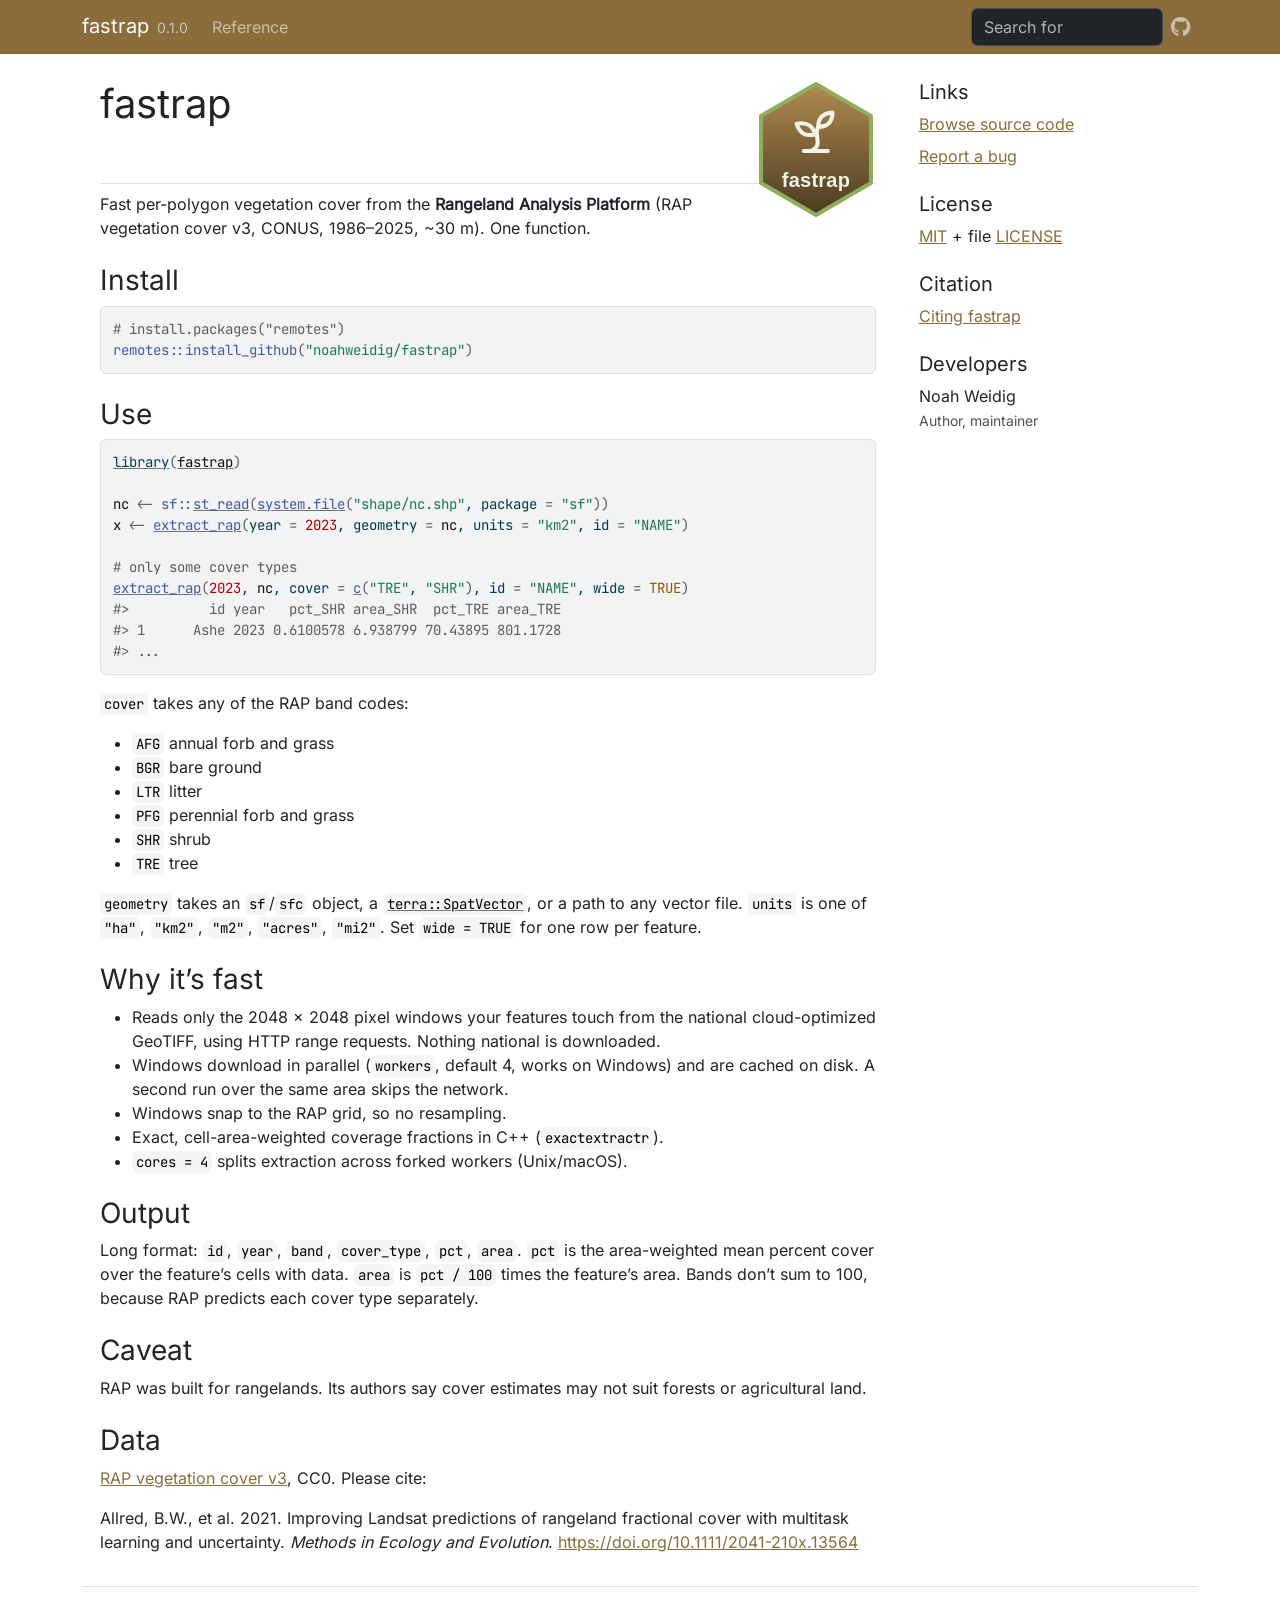
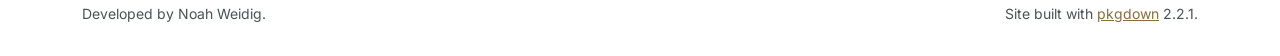
<file: index.html>
<!DOCTYPE html>
<!-- Generated by pkgdown: do not edit by hand --><html lang="en">
<head>
<meta charset="UTF-8">
<meta http-equiv="X-UA-Compatible" content="IE=edge">
<meta name="viewport" content="width=device-width, initial-scale=1, shrink-to-fit=no">
<title>Fast Rangeland Analysis Platform Cover Extraction for Polygons • fastrap</title>
<!-- favicons --><link rel="icon" type="image/png" sizes="96x96" href="favicon-96x96.png">
<link rel="icon" type="”image/svg+xml”" href="favicon.svg">
<link rel="apple-touch-icon" sizes="180x180" href="apple-touch-icon.png">
<link rel="icon" sizes="any" href="favicon.ico">
<link rel="manifest" href="site.webmanifest">
<script src="deps/jquery-3.6.0/jquery-3.6.0.min.js"></script><meta name="viewport" content="width=device-width, initial-scale=1, shrink-to-fit=no">
<link href="deps/bootstrap-5.3.8/bootstrap.min.css" rel="stylesheet">
<script src="deps/bootstrap-5.3.8/bootstrap.bundle.min.js"></script><link href="deps/Inter-0.5.0/font.css" rel="stylesheet">
<link href="deps/JetBrains_Mono-0.5.0/font.css" rel="stylesheet">
<link href="deps/font-awesome-6.5.2/css/all.min.css" rel="stylesheet">
<link href="deps/font-awesome-6.5.2/css/v4-shims.min.css" rel="stylesheet">
<script src="deps/headroom-0.11.0/headroom.min.js"></script><script src="deps/headroom-0.11.0/jQuery.headroom.min.js"></script><script src="deps/bootstrap-toc-1.0.1/bootstrap-toc.min.js"></script><script src="deps/clipboard.js-2.0.11/clipboard.min.js"></script><script src="deps/search-1.0.0/autocomplete.jquery.min.js"></script><script src="deps/search-1.0.0/fuse.min.js"></script><script src="deps/search-1.0.0/mark.min.js"></script><!-- pkgdown --><script src="pkgdown.js"></script><meta property="og:title" content="Fast Rangeland Analysis Platform Cover Extraction for Polygons">
<meta name="description" content="One function, extract_rap(), that returns per-feature mean vegetation cover from the Rangeland Analysis Platform (RAP) annual vegetation cover v3 (CONUS, 1986-2025, about 30 m). Only the windows of the cloud-optimized GeoTIFF that each feature touches are read over HTTP, in parallel, and cached on disk. Extraction uses exact, area-weighted coverage fractions via exactextractr and runs in spatially sorted chunks so memory stays flat for large layers.">
<meta property="og:description" content="One function, extract_rap(), that returns per-feature mean vegetation cover from the Rangeland Analysis Platform (RAP) annual vegetation cover v3 (CONUS, 1986-2025, about 30 m). Only the windows of the cloud-optimized GeoTIFF that each feature touches are read over HTTP, in parallel, and cached on disk. Extraction uses exact, area-weighted coverage fractions via exactextractr and runs in spatially sorted chunks so memory stays flat for large layers.">
<meta property="og:image" content="https://noahweidig.github.io/fastrap/logo.svg">
</head>
<body>
    <a href="#main" class="visually-hidden-focusable">Skip to contents</a>


    <nav class="navbar navbar-expand-lg fixed-top bg-primary" data-bs-theme="dark" aria-label="Site navigation"><div class="container">

    <a class="navbar-brand me-2" href="index.html">fastrap</a>

    <small class="nav-text text-muted me-auto" data-bs-toggle="tooltip" data-bs-placement="bottom" title="">0.1.0</small>


    <button class="navbar-toggler" type="button" data-bs-toggle="collapse" data-bs-target="#navbar" aria-controls="navbar" aria-expanded="false" aria-label="Toggle navigation">
      <span class="navbar-toggler-icon"></span>
    </button>

    <div id="navbar" class="collapse navbar-collapse ms-3">
      <ul class="navbar-nav me-auto">
<li class="nav-item"><a class="nav-link" href="reference/index.html">Reference</a></li>
      </ul>
<ul class="navbar-nav">
<li class="nav-item"><form class="form-inline" role="search">
 <input class="form-control" type="search" name="search-input" id="search-input" autocomplete="off" aria-label="Search site" placeholder="Search for" data-search-index="search.json">
</form></li>
<li class="nav-item"><a class="external-link nav-link" href="https://github.com/noahweidig/fastrap/" aria-label="GitHub"><span class="fa fab fa-github fa-lg"></span></a></li>
      </ul>
</div>


  </div>
</nav><div class="container template-home">
<div class="row">
  <main id="main" class="col-md-9"><div class="section level1">
<div class="page-header">
<img src="logo.svg" class="logo" alt=""><h1 id="fastrap-">fastrap <a class="anchor" aria-label="anchor" href="#fastrap-"></a>
</h1>
</div>
<p>Fast per-polygon vegetation cover from the <strong>Rangeland Analysis Platform</strong> (RAP vegetation cover v3, CONUS, 1986–2025, ~30 m). One function.</p>
<div class="section level2">
<h2 id="install">Install<a class="anchor" aria-label="anchor" href="#install"></a>
</h2>
<div class="sourceCode" id="cb1"><pre class="downlit sourceCode r">
<code class="sourceCode R"><span><span class="co"># install.packages("remotes")</span></span>
<span><span class="fu">remotes</span><span class="fu">::</span><span class="fu">install_github</span><span class="op">(</span><span class="st">"noahweidig/fastrap"</span><span class="op">)</span></span></code></pre></div>
</div>
<div class="section level2">
<h2 id="use">Use<a class="anchor" aria-label="anchor" href="#use"></a>
</h2>
<div class="sourceCode" id="cb2"><pre class="downlit sourceCode r">
<code class="sourceCode R"><span><span class="kw"><a href="https://rdrr.io/r/base/library.html" class="external-link">library</a></span><span class="op">(</span><span class="va"><a href="https://noahweidig.github.io/fastrap/">fastrap</a></span><span class="op">)</span></span>
<span></span>
<span><span class="va">nc</span> <span class="op">&lt;-</span> <span class="fu">sf</span><span class="fu">::</span><span class="fu"><a href="https://r-spatial.github.io/sf/reference/st_read.html" class="external-link">st_read</a></span><span class="op">(</span><span class="fu"><a href="https://rdrr.io/r/base/system.file.html" class="external-link">system.file</a></span><span class="op">(</span><span class="st">"shape/nc.shp"</span>, package <span class="op">=</span> <span class="st">"sf"</span><span class="op">)</span><span class="op">)</span></span>
<span><span class="va">x</span> <span class="op">&lt;-</span> <span class="fu"><a href="reference/extract_rap.html">extract_rap</a></span><span class="op">(</span>year <span class="op">=</span> <span class="fl">2023</span>, geometry <span class="op">=</span> <span class="va">nc</span>, units <span class="op">=</span> <span class="st">"km2"</span>, id <span class="op">=</span> <span class="st">"NAME"</span><span class="op">)</span></span>
<span></span>
<span><span class="co"># only some cover types</span></span>
<span><span class="fu"><a href="reference/extract_rap.html">extract_rap</a></span><span class="op">(</span><span class="fl">2023</span>, <span class="va">nc</span>, cover <span class="op">=</span> <span class="fu"><a href="https://rdrr.io/r/base/c.html" class="external-link">c</a></span><span class="op">(</span><span class="st">"TRE"</span>, <span class="st">"SHR"</span><span class="op">)</span>, id <span class="op">=</span> <span class="st">"NAME"</span>, wide <span class="op">=</span> <span class="cn">TRUE</span><span class="op">)</span></span>
<span><span class="co">#&gt;          id year   pct_SHR area_SHR  pct_TRE area_TRE</span></span>
<span><span class="co">#&gt; 1      Ashe 2023 0.6100578 6.938799 70.43895 801.1728</span></span>
<span><span class="co">#&gt; ...</span></span></code></pre></div>
<p><code>cover</code> takes any of the RAP band codes:</p>
<ul>
<li>
<code>AFG</code> annual forb and grass</li>
<li>
<code>BGR</code> bare ground</li>
<li>
<code>LTR</code> litter</li>
<li>
<code>PFG</code> perennial forb and grass</li>
<li>
<code>SHR</code> shrub</li>
<li>
<code>TRE</code> tree</li>
</ul>
<p><code>geometry</code> takes an <code>sf</code>/<code>sfc</code> object, a <code><a href="https://rspatial.github.io/terra/reference/SpatVector-class.html" class="external-link">terra::SpatVector</a></code>, or a path to any vector file. <code>units</code> is one of <code>"ha"</code>, <code>"km2"</code>, <code>"m2"</code>, <code>"acres"</code>, <code>"mi2"</code>. Set <code>wide = TRUE</code> for one row per feature.</p>
</div>
<div class="section level2">
<h2 id="why-its-fast">Why it’s fast<a class="anchor" aria-label="anchor" href="#why-its-fast"></a>
</h2>
<ul>
<li>Reads only the 2048 × 2048 pixel windows your features touch from the national cloud-optimized GeoTIFF, using HTTP range requests. Nothing national is downloaded.</li>
<li>Windows download in parallel (<code>workers</code>, default 4, works on Windows) and are cached on disk. A second run over the same area skips the network.</li>
<li>Windows snap to the RAP grid, so no resampling.</li>
<li>Exact, cell-area-weighted coverage fractions in C++ (<code>exactextractr</code>).</li>
<li>
<code>cores = 4</code> splits extraction across forked workers (Unix/macOS).</li>
</ul>
</div>
<div class="section level2">
<h2 id="output">Output<a class="anchor" aria-label="anchor" href="#output"></a>
</h2>
<p>Long format: <code>id</code>, <code>year</code>, <code>band</code>, <code>cover_type</code>, <code>pct</code>, <code>area</code>. <code>pct</code> is the area-weighted mean percent cover over the feature’s cells with data. <code>area</code> is <code>pct / 100</code> times the feature’s area. Bands don’t sum to 100, because RAP predicts each cover type separately.</p>
</div>
<div class="section level2">
<h2 id="caveat">Caveat<a class="anchor" aria-label="anchor" href="#caveat"></a>
</h2>
<p>RAP was built for rangelands. Its authors say cover estimates may not suit forests or agricultural land.</p>
</div>
<div class="section level2">
<h2 id="data">Data<a class="anchor" aria-label="anchor" href="#data"></a>
</h2>
<p><a href="http://rangeland.ntsg.umt.edu/data/rap/rap-vegetation-cover/v3/README" class="external-link">RAP vegetation cover v3</a>, CC0. Please cite:</p>
<p>Allred, B.W., et al. 2021. Improving Landsat predictions of rangeland fractional cover with multitask learning and uncertainty. <em>Methods in Ecology and Evolution</em>. <a href="https://doi.org/10.1111/2041-210x.13564" class="external-link uri">https://doi.org/10.1111/2041-210x.13564</a></p>
</div>
</div>
  </main><aside class="col-md-3"><div class="links">
<h2 data-toc-skip>Links</h2>
<ul class="list-unstyled">
<li><a href="https://github.com/noahweidig/fastrap/" class="external-link">Browse source code</a></li>
<li><a href="https://github.com/noahweidig/fastrap/issues" class="external-link">Report a bug</a></li>
</ul>
</div>

<div class="license">
<h2 data-toc-skip>License</h2>
<ul class="list-unstyled">
<li>
<a href="https://opensource.org/licenses/mit-license.php" class="external-link">MIT</a> + file <a href="LICENSE-text.html">LICENSE</a>
</li>
</ul>
</div>


<div class="citation">
<h2 data-toc-skip>Citation</h2>
<ul class="list-unstyled">
<li><a href="authors.html#citation">Citing fastrap</a></li>
</ul>
</div>

<div class="developers">
<h2 data-toc-skip>Developers</h2>
<ul class="list-unstyled">
<li>Noah Weidig <br><small class="roles"> Author, maintainer </small>   </li>
</ul>
</div>



  </aside>
</div>


    <footer><div class="pkgdown-footer-left">
  <p>Developed by Noah Weidig.</p>
</div>

<div class="pkgdown-footer-right">
  <p>Site built with <a href="https://pkgdown.r-lib.org/" class="external-link">pkgdown</a> 2.2.1.</p>
</div>

    </footer>
</div>





  </body>
</html>
</file>
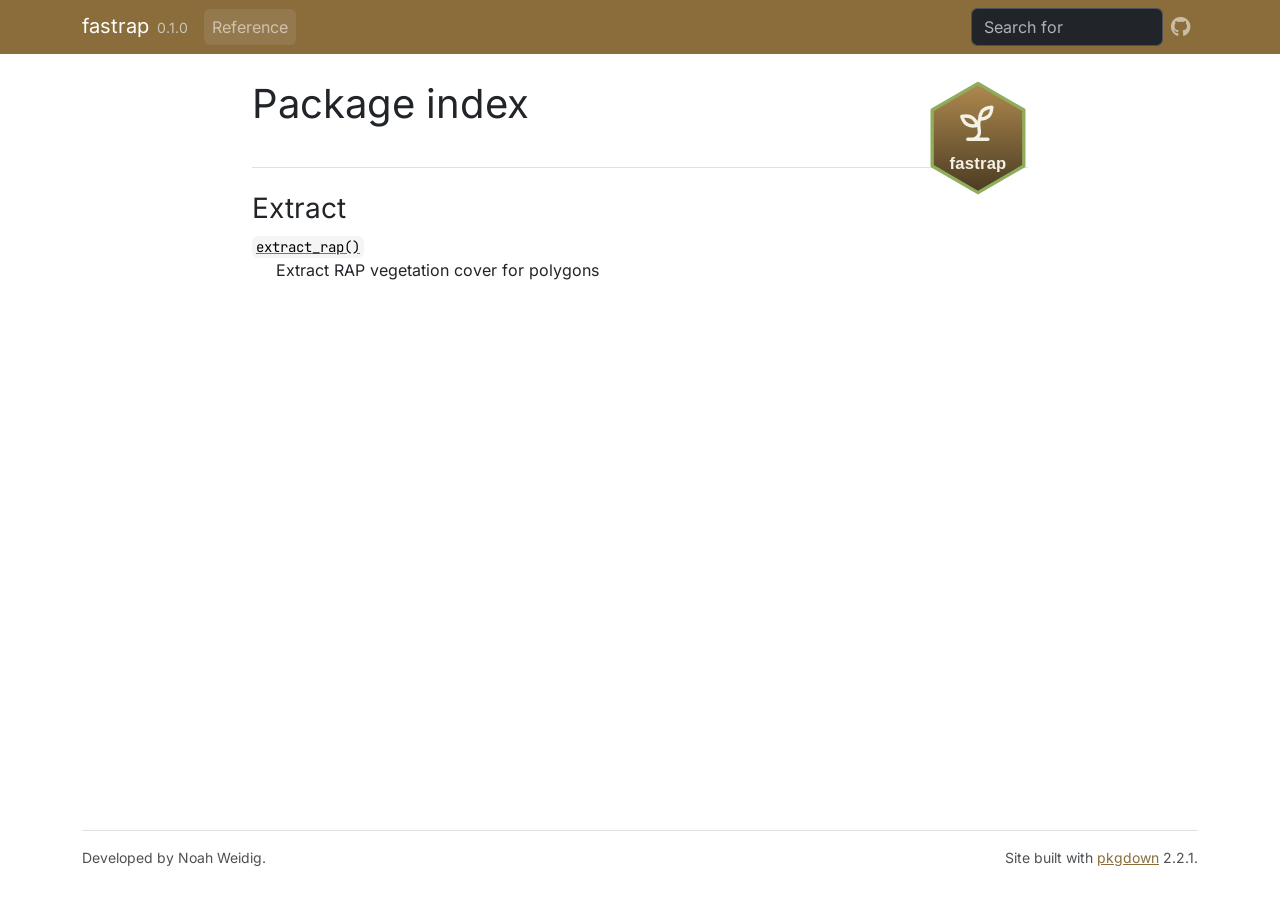
<file: reference/index.html>
<!DOCTYPE html>
<!-- Generated by pkgdown: do not edit by hand --><html lang="en"><head><meta charset="UTF-8"><meta http-equiv="X-UA-Compatible" content="IE=edge"><meta name="viewport" content="width=device-width, initial-scale=1, shrink-to-fit=no"><title>Package index • fastrap</title><!-- favicons --><link rel="icon" type="image/png" sizes="96x96" href="../favicon-96x96.png"><link rel="icon" type="”image/svg+xml”" href="../favicon.svg"><link rel="apple-touch-icon" sizes="180x180" href="../apple-touch-icon.png"><link rel="icon" sizes="any" href="../favicon.ico"><link rel="manifest" href="../site.webmanifest"><script src="../deps/jquery-3.6.0/jquery-3.6.0.min.js"></script><meta name="viewport" content="width=device-width, initial-scale=1, shrink-to-fit=no"><link href="../deps/bootstrap-5.3.8/bootstrap.min.css" rel="stylesheet"><script src="../deps/bootstrap-5.3.8/bootstrap.bundle.min.js"></script><link href="../deps/Inter-0.5.0/font.css" rel="stylesheet"><link href="../deps/JetBrains_Mono-0.5.0/font.css" rel="stylesheet"><link href="../deps/font-awesome-6.5.2/css/all.min.css" rel="stylesheet"><link href="../deps/font-awesome-6.5.2/css/v4-shims.min.css" rel="stylesheet"><script src="../deps/headroom-0.11.0/headroom.min.js"></script><script src="../deps/headroom-0.11.0/jQuery.headroom.min.js"></script><script src="../deps/bootstrap-toc-1.0.1/bootstrap-toc.min.js"></script><script src="../deps/clipboard.js-2.0.11/clipboard.min.js"></script><script src="../deps/search-1.0.0/autocomplete.jquery.min.js"></script><script src="../deps/search-1.0.0/fuse.min.js"></script><script src="../deps/search-1.0.0/mark.min.js"></script><!-- pkgdown --><script src="../pkgdown.js"></script><meta property="og:title" content="Package index"><meta property="og:image" content="https://noahweidig.github.io/fastrap/logo.svg"></head><body>
    <a href="#main" class="visually-hidden-focusable">Skip to contents</a>


    <nav class="navbar navbar-expand-lg fixed-top bg-primary" data-bs-theme="dark" aria-label="Site navigation"><div class="container">

    <a class="navbar-brand me-2" href="../index.html">fastrap</a>

    <small class="nav-text text-muted me-auto" data-bs-toggle="tooltip" data-bs-placement="bottom" title="">0.1.0</small>


    <button class="navbar-toggler" type="button" data-bs-toggle="collapse" data-bs-target="#navbar" aria-controls="navbar" aria-expanded="false" aria-label="Toggle navigation">
      <span class="navbar-toggler-icon"></span>
    </button>

    <div id="navbar" class="collapse navbar-collapse ms-3">
      <ul class="navbar-nav me-auto"><li class="active nav-item"><a class="nav-link" href="../reference/index.html">Reference</a></li>
      </ul><ul class="navbar-nav"><li class="nav-item"><form class="form-inline" role="search">
 <input class="form-control" type="search" name="search-input" id="search-input" autocomplete="off" aria-label="Search site" placeholder="Search for" data-search-index="../search.json"></form></li>
<li class="nav-item"><a class="external-link nav-link" href="https://github.com/noahweidig/fastrap/" aria-label="GitHub"><span class="fa fab fa-github fa-lg"></span></a></li>
      </ul></div>


  </div>
</nav><div class="container template-reference-index">
<div class="row">
  <main id="main" class="col-md-9"><div class="page-header">
      <img src="../logo.svg" class="logo" alt=""><h1>Package index</h1>
    </div>

    <div class="section level2">
      <h2 id="extract">Extract<a class="anchor" aria-label="anchor" href="#extract"></a></h2>



      <dl></dl></div><div class="section level2">




      <dl><dt>

          <code><a href="extract_rap.html">extract_rap()</a></code>

        </dt>
        <dd>Extract RAP vegetation cover for polygons</dd>
      </dl></div>
  </main></div>


    <footer><div class="pkgdown-footer-left">
  <p>Developed by Noah Weidig.</p>
</div>

<div class="pkgdown-footer-right">
  <p>Site built with <a href="https://pkgdown.r-lib.org/" class="external-link">pkgdown</a> 2.2.1.</p>
</div>

    </footer></div>





  </body></html>
</file>
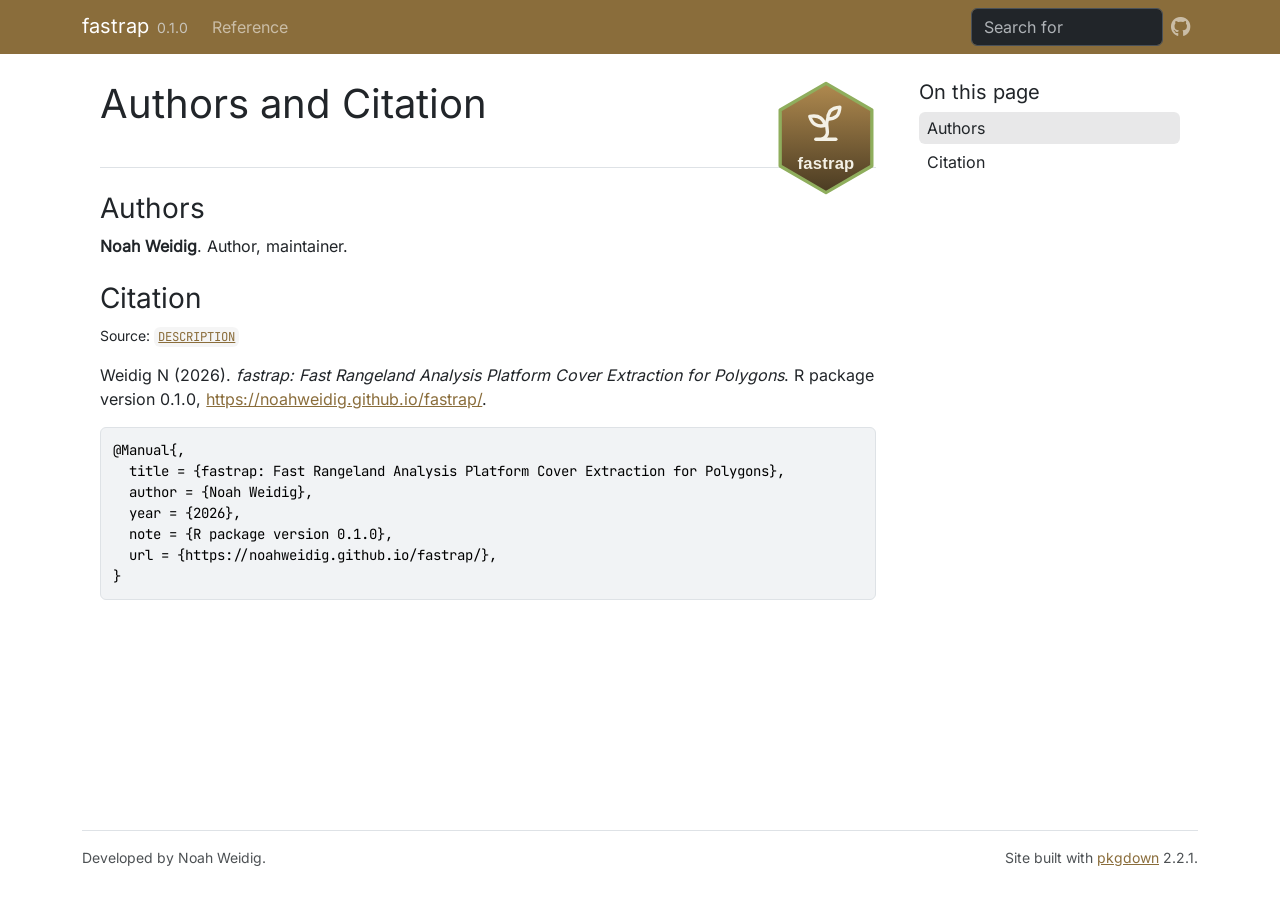
<file: authors.html>
<!DOCTYPE html>
<!-- Generated by pkgdown: do not edit by hand --><html lang="en"><head><meta charset="UTF-8"><meta http-equiv="X-UA-Compatible" content="IE=edge"><meta name="viewport" content="width=device-width, initial-scale=1, shrink-to-fit=no"><title>Authors and Citation • fastrap</title><!-- favicons --><link rel="icon" type="image/png" sizes="96x96" href="favicon-96x96.png"><link rel="icon" type="”image/svg+xml”" href="favicon.svg"><link rel="apple-touch-icon" sizes="180x180" href="apple-touch-icon.png"><link rel="icon" sizes="any" href="favicon.ico"><link rel="manifest" href="site.webmanifest"><script src="deps/jquery-3.6.0/jquery-3.6.0.min.js"></script><meta name="viewport" content="width=device-width, initial-scale=1, shrink-to-fit=no"><link href="deps/bootstrap-5.3.8/bootstrap.min.css" rel="stylesheet"><script src="deps/bootstrap-5.3.8/bootstrap.bundle.min.js"></script><link href="deps/Inter-0.5.0/font.css" rel="stylesheet"><link href="deps/JetBrains_Mono-0.5.0/font.css" rel="stylesheet"><link href="deps/font-awesome-6.5.2/css/all.min.css" rel="stylesheet"><link href="deps/font-awesome-6.5.2/css/v4-shims.min.css" rel="stylesheet"><script src="deps/headroom-0.11.0/headroom.min.js"></script><script src="deps/headroom-0.11.0/jQuery.headroom.min.js"></script><script src="deps/bootstrap-toc-1.0.1/bootstrap-toc.min.js"></script><script src="deps/clipboard.js-2.0.11/clipboard.min.js"></script><script src="deps/search-1.0.0/autocomplete.jquery.min.js"></script><script src="deps/search-1.0.0/fuse.min.js"></script><script src="deps/search-1.0.0/mark.min.js"></script><!-- pkgdown --><script src="pkgdown.js"></script><meta property="og:title" content="Authors and Citation"><meta property="og:image" content="https://noahweidig.github.io/fastrap/logo.svg"></head><body>
    <a href="#main" class="visually-hidden-focusable">Skip to contents</a>


    <nav class="navbar navbar-expand-lg fixed-top bg-primary" data-bs-theme="dark" aria-label="Site navigation"><div class="container">

    <a class="navbar-brand me-2" href="index.html">fastrap</a>

    <small class="nav-text text-muted me-auto" data-bs-toggle="tooltip" data-bs-placement="bottom" title="">0.1.0</small>


    <button class="navbar-toggler" type="button" data-bs-toggle="collapse" data-bs-target="#navbar" aria-controls="navbar" aria-expanded="false" aria-label="Toggle navigation">
      <span class="navbar-toggler-icon"></span>
    </button>

    <div id="navbar" class="collapse navbar-collapse ms-3">
      <ul class="navbar-nav me-auto"><li class="nav-item"><a class="nav-link" href="reference/index.html">Reference</a></li>
      </ul><ul class="navbar-nav"><li class="nav-item"><form class="form-inline" role="search">
 <input class="form-control" type="search" name="search-input" id="search-input" autocomplete="off" aria-label="Search site" placeholder="Search for" data-search-index="search.json"></form></li>
<li class="nav-item"><a class="external-link nav-link" href="https://github.com/noahweidig/fastrap/" aria-label="GitHub"><span class="fa fab fa-github fa-lg"></span></a></li>
      </ul></div>


  </div>
</nav><div class="container template-citation-authors">
<div class="row">
  <main id="main" class="col-md-9"><div class="page-header">
      <img src="logo.svg" class="logo" alt=""><h1>Authors and Citation</h1>
    </div>

    <div class="section level2">
      <h2>Authors</h2>

      <ul class="list-unstyled"><li>
          <p><strong>Noah Weidig</strong>. Author, maintainer.
          </p>
        </li>
      </ul></div>

    <div class="section level2">
      <h2 id="citation">Citation</h2>
      <p><small class="dont-index">Source: <a href="https://github.com/noahweidig/fastrap/blob/main/DESCRIPTION" class="external-link"><code>DESCRIPTION</code></a></small></p>

      <p>Weidig N (2026).
<em>fastrap: Fast Rangeland Analysis Platform Cover Extraction for Polygons</em>.
R package version 0.1.0, <a href="https://noahweidig.github.io/fastrap/">https://noahweidig.github.io/fastrap/</a>.
</p>
      <pre>@Manual{,
  title = {fastrap: Fast Rangeland Analysis Platform Cover Extraction for Polygons},
  author = {Noah Weidig},
  year = {2026},
  note = {R package version 0.1.0},
  url = {https://noahweidig.github.io/fastrap/},
}</pre>
    </div>

  </main><aside class="col-md-3"><nav id="toc" aria-label="Table of contents"><h2>On this page</h2>
    </nav></aside></div>


    <footer><div class="pkgdown-footer-left">
  <p>Developed by Noah Weidig.</p>
</div>

<div class="pkgdown-footer-right">
  <p>Site built with <a href="https://pkgdown.r-lib.org/" class="external-link">pkgdown</a> 2.2.1.</p>
</div>

    </footer></div>





  </body></html>
</file>
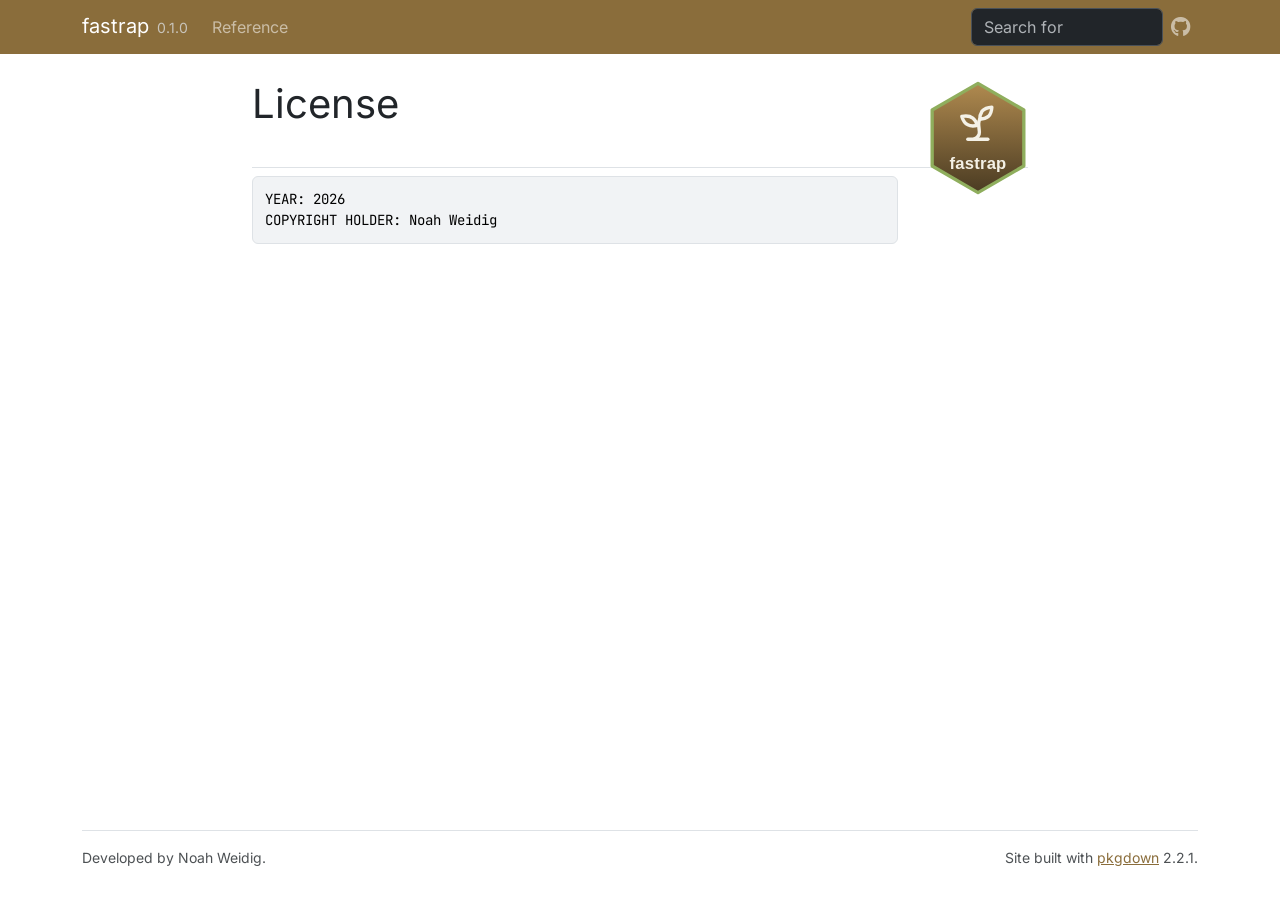
<file: LICENSE-text.html>
<!DOCTYPE html>
<!-- Generated by pkgdown: do not edit by hand --><html lang="en"><head><meta charset="UTF-8"><meta http-equiv="X-UA-Compatible" content="IE=edge"><meta name="viewport" content="width=device-width, initial-scale=1, shrink-to-fit=no"><title>License • fastrap</title><!-- favicons --><link rel="icon" type="image/png" sizes="96x96" href="favicon-96x96.png"><link rel="icon" type="”image/svg+xml”" href="favicon.svg"><link rel="apple-touch-icon" sizes="180x180" href="apple-touch-icon.png"><link rel="icon" sizes="any" href="favicon.ico"><link rel="manifest" href="site.webmanifest"><script src="deps/jquery-3.6.0/jquery-3.6.0.min.js"></script><meta name="viewport" content="width=device-width, initial-scale=1, shrink-to-fit=no"><link href="deps/bootstrap-5.3.8/bootstrap.min.css" rel="stylesheet"><script src="deps/bootstrap-5.3.8/bootstrap.bundle.min.js"></script><link href="deps/Inter-0.5.0/font.css" rel="stylesheet"><link href="deps/JetBrains_Mono-0.5.0/font.css" rel="stylesheet"><link href="deps/font-awesome-6.5.2/css/all.min.css" rel="stylesheet"><link href="deps/font-awesome-6.5.2/css/v4-shims.min.css" rel="stylesheet"><script src="deps/headroom-0.11.0/headroom.min.js"></script><script src="deps/headroom-0.11.0/jQuery.headroom.min.js"></script><script src="deps/bootstrap-toc-1.0.1/bootstrap-toc.min.js"></script><script src="deps/clipboard.js-2.0.11/clipboard.min.js"></script><script src="deps/search-1.0.0/autocomplete.jquery.min.js"></script><script src="deps/search-1.0.0/fuse.min.js"></script><script src="deps/search-1.0.0/mark.min.js"></script><!-- pkgdown --><script src="pkgdown.js"></script><meta property="og:title" content="License"><meta property="og:image" content="https://noahweidig.github.io/fastrap/logo.svg"></head><body>
    <a href="#main" class="visually-hidden-focusable">Skip to contents</a>


    <nav class="navbar navbar-expand-lg fixed-top bg-primary" data-bs-theme="dark" aria-label="Site navigation"><div class="container">

    <a class="navbar-brand me-2" href="index.html">fastrap</a>

    <small class="nav-text text-muted me-auto" data-bs-toggle="tooltip" data-bs-placement="bottom" title="">0.1.0</small>


    <button class="navbar-toggler" type="button" data-bs-toggle="collapse" data-bs-target="#navbar" aria-controls="navbar" aria-expanded="false" aria-label="Toggle navigation">
      <span class="navbar-toggler-icon"></span>
    </button>

    <div id="navbar" class="collapse navbar-collapse ms-3">
      <ul class="navbar-nav me-auto"><li class="nav-item"><a class="nav-link" href="reference/index.html">Reference</a></li>
      </ul><ul class="navbar-nav"><li class="nav-item"><form class="form-inline" role="search">
 <input class="form-control" type="search" name="search-input" id="search-input" autocomplete="off" aria-label="Search site" placeholder="Search for" data-search-index="search.json"></form></li>
<li class="nav-item"><a class="external-link nav-link" href="https://github.com/noahweidig/fastrap/" aria-label="GitHub"><span class="fa fab fa-github fa-lg"></span></a></li>
      </ul></div>


  </div>
</nav><div class="container template-title-body">
<div class="row">
  <main id="main" class="col-md-9"><div class="page-header">
      <img src="logo.svg" class="logo" alt=""><h1>License</h1>

    </div>

<pre>YEAR: 2026
COPYRIGHT HOLDER: Noah Weidig
</pre>

  </main></div>


    <footer><div class="pkgdown-footer-left">
  <p>Developed by Noah Weidig.</p>
</div>

<div class="pkgdown-footer-right">
  <p>Site built with <a href="https://pkgdown.r-lib.org/" class="external-link">pkgdown</a> 2.2.1.</p>
</div>

    </footer></div>





  </body></html>
</file>
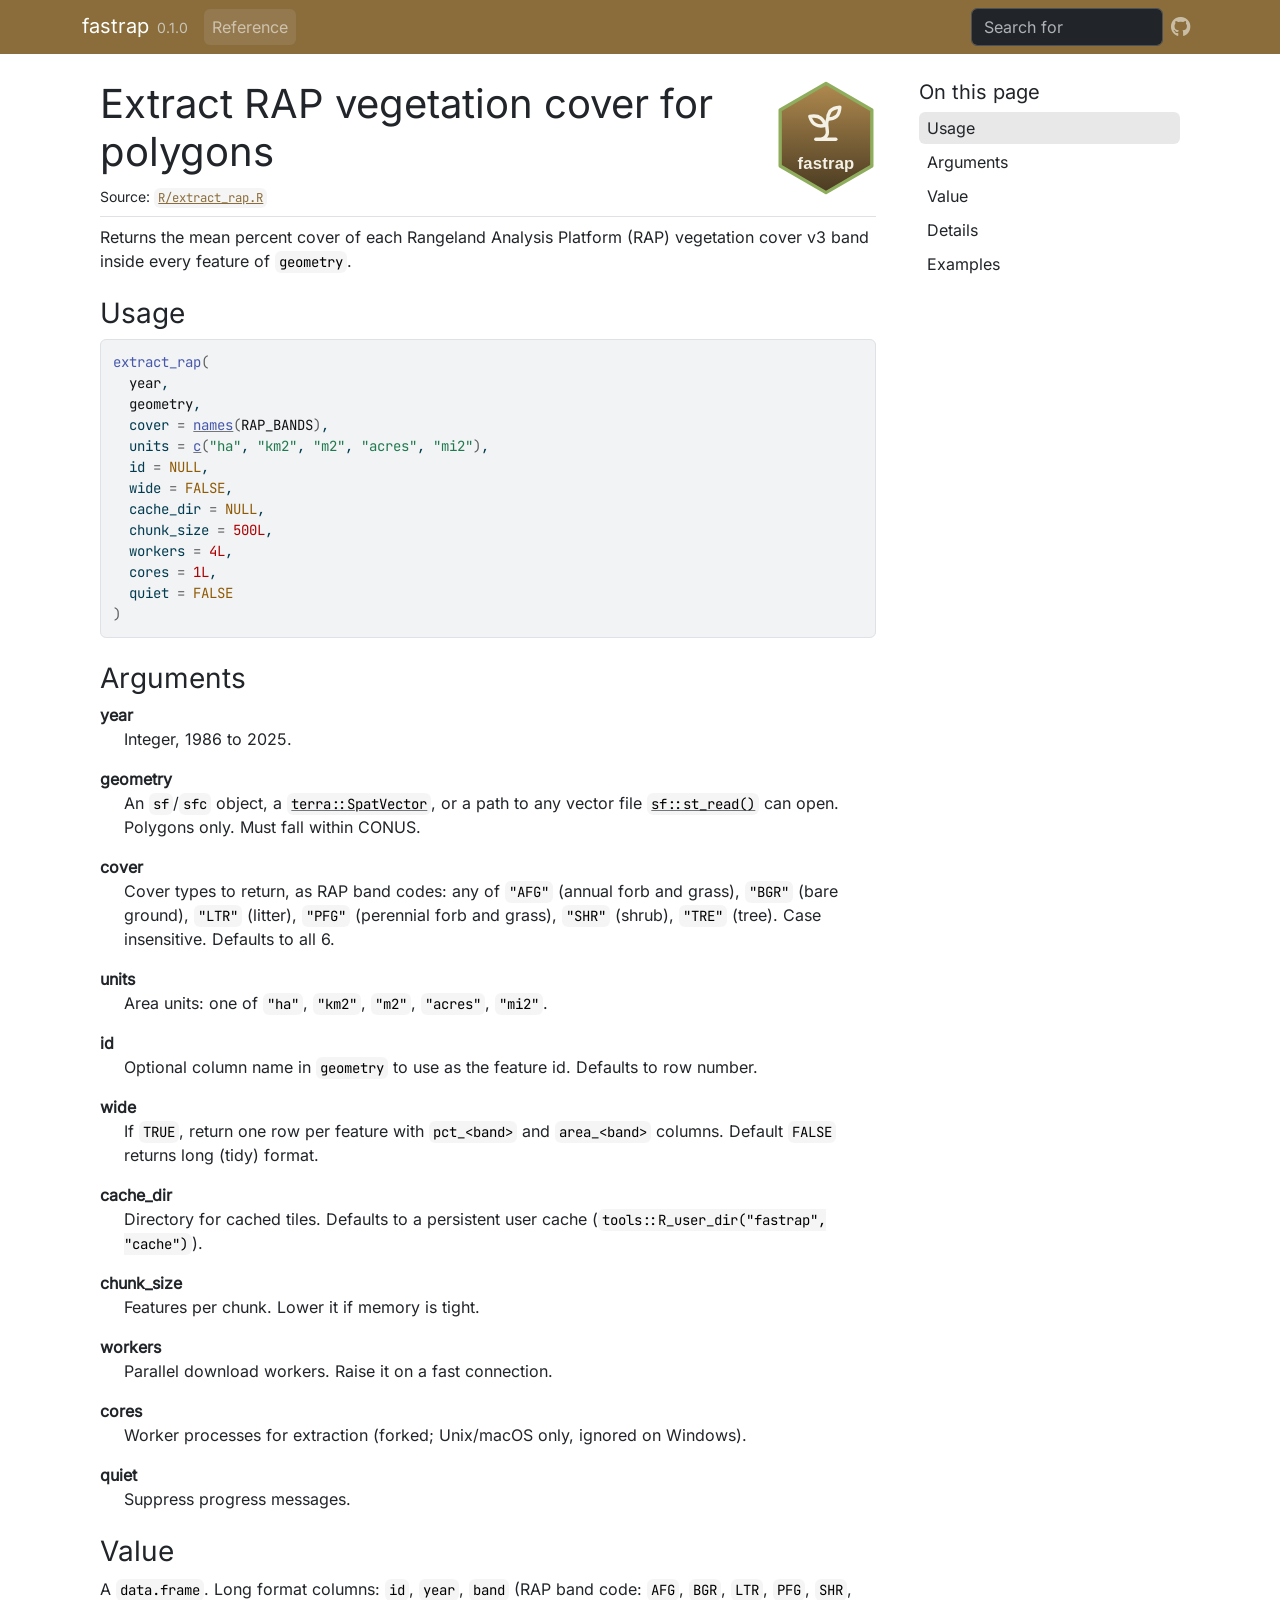
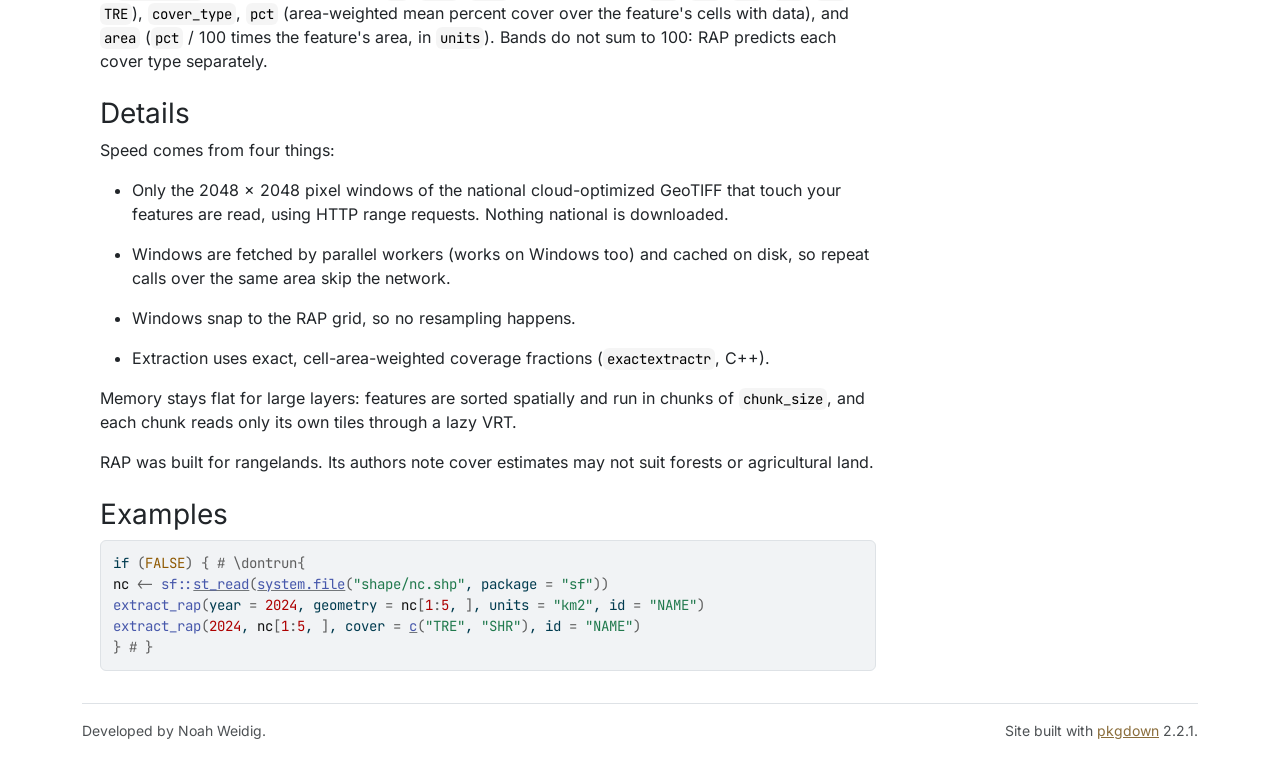
<file: reference/extract_rap.html>
<!DOCTYPE html>
<!-- Generated by pkgdown: do not edit by hand --><html lang="en"><head><meta charset="UTF-8"><meta http-equiv="X-UA-Compatible" content="IE=edge"><meta name="viewport" content="width=device-width, initial-scale=1, shrink-to-fit=no"><title>Extract RAP vegetation cover for polygons — extract_rap • fastrap</title><!-- favicons --><link rel="icon" type="image/png" sizes="96x96" href="../favicon-96x96.png"><link rel="icon" type="”image/svg+xml”" href="../favicon.svg"><link rel="apple-touch-icon" sizes="180x180" href="../apple-touch-icon.png"><link rel="icon" sizes="any" href="../favicon.ico"><link rel="manifest" href="../site.webmanifest"><script src="../deps/jquery-3.6.0/jquery-3.6.0.min.js"></script><meta name="viewport" content="width=device-width, initial-scale=1, shrink-to-fit=no"><link href="../deps/bootstrap-5.3.8/bootstrap.min.css" rel="stylesheet"><script src="../deps/bootstrap-5.3.8/bootstrap.bundle.min.js"></script><link href="../deps/Inter-0.5.0/font.css" rel="stylesheet"><link href="../deps/JetBrains_Mono-0.5.0/font.css" rel="stylesheet"><link href="../deps/font-awesome-6.5.2/css/all.min.css" rel="stylesheet"><link href="../deps/font-awesome-6.5.2/css/v4-shims.min.css" rel="stylesheet"><script src="../deps/headroom-0.11.0/headroom.min.js"></script><script src="../deps/headroom-0.11.0/jQuery.headroom.min.js"></script><script src="../deps/bootstrap-toc-1.0.1/bootstrap-toc.min.js"></script><script src="../deps/clipboard.js-2.0.11/clipboard.min.js"></script><script src="../deps/search-1.0.0/autocomplete.jquery.min.js"></script><script src="../deps/search-1.0.0/fuse.min.js"></script><script src="../deps/search-1.0.0/mark.min.js"></script><!-- pkgdown --><script src="../pkgdown.js"></script><meta property="og:title" content="Extract RAP vegetation cover for polygons — extract_rap"><meta name="description" content="Returns the mean percent cover of each Rangeland Analysis Platform (RAP)
vegetation cover v3 band inside every feature of geometry."><meta property="og:description" content="Returns the mean percent cover of each Rangeland Analysis Platform (RAP)
vegetation cover v3 band inside every feature of geometry."><meta property="og:image" content="https://noahweidig.github.io/fastrap/logo.svg"></head><body>
    <a href="#main" class="visually-hidden-focusable">Skip to contents</a>


    <nav class="navbar navbar-expand-lg fixed-top bg-primary" data-bs-theme="dark" aria-label="Site navigation"><div class="container">

    <a class="navbar-brand me-2" href="../index.html">fastrap</a>

    <small class="nav-text text-muted me-auto" data-bs-toggle="tooltip" data-bs-placement="bottom" title="">0.1.0</small>


    <button class="navbar-toggler" type="button" data-bs-toggle="collapse" data-bs-target="#navbar" aria-controls="navbar" aria-expanded="false" aria-label="Toggle navigation">
      <span class="navbar-toggler-icon"></span>
    </button>

    <div id="navbar" class="collapse navbar-collapse ms-3">
      <ul class="navbar-nav me-auto"><li class="active nav-item"><a class="nav-link" href="../reference/index.html">Reference</a></li>
      </ul><ul class="navbar-nav"><li class="nav-item"><form class="form-inline" role="search">
 <input class="form-control" type="search" name="search-input" id="search-input" autocomplete="off" aria-label="Search site" placeholder="Search for" data-search-index="../search.json"></form></li>
<li class="nav-item"><a class="external-link nav-link" href="https://github.com/noahweidig/fastrap/" aria-label="GitHub"><span class="fa fab fa-github fa-lg"></span></a></li>
      </ul></div>


  </div>
</nav><div class="container template-reference-topic">
<div class="row">
  <main id="main" class="col-md-9"><div class="page-header">
      <img src="../logo.svg" class="logo" alt=""><h1>Extract RAP vegetation cover for polygons</h1>
      <small class="dont-index">Source: <a href="https://github.com/noahweidig/fastrap/blob/main/R/extract_rap.R" class="external-link"><code>R/extract_rap.R</code></a></small>
      <div class="d-none name"><code>extract_rap.Rd</code></div>
    </div>

    <div class="ref-description section level2">
    <p>Returns the mean percent cover of each Rangeland Analysis Platform (RAP)
vegetation cover v3 band inside every feature of <code>geometry</code>.</p>
    </div>

    <div class="section level2">
    <h2 id="ref-usage">Usage<a class="anchor" aria-label="anchor" href="#ref-usage"></a></h2>
    <div class="sourceCode"><pre class="sourceCode r"><code><span><span class="fu">extract_rap</span><span class="op">(</span></span>
<span>  <span class="va">year</span>,</span>
<span>  <span class="va">geometry</span>,</span>
<span>  cover <span class="op">=</span> <span class="fu"><a href="https://rdrr.io/r/base/names.html" class="external-link">names</a></span><span class="op">(</span><span class="va">RAP_BANDS</span><span class="op">)</span>,</span>
<span>  units <span class="op">=</span> <span class="fu"><a href="https://rdrr.io/r/base/c.html" class="external-link">c</a></span><span class="op">(</span><span class="st">"ha"</span>, <span class="st">"km2"</span>, <span class="st">"m2"</span>, <span class="st">"acres"</span>, <span class="st">"mi2"</span><span class="op">)</span>,</span>
<span>  id <span class="op">=</span> <span class="cn">NULL</span>,</span>
<span>  wide <span class="op">=</span> <span class="cn">FALSE</span>,</span>
<span>  cache_dir <span class="op">=</span> <span class="cn">NULL</span>,</span>
<span>  chunk_size <span class="op">=</span> <span class="fl">500L</span>,</span>
<span>  workers <span class="op">=</span> <span class="fl">4L</span>,</span>
<span>  cores <span class="op">=</span> <span class="fl">1L</span>,</span>
<span>  quiet <span class="op">=</span> <span class="cn">FALSE</span></span>
<span><span class="op">)</span></span></code></pre></div>
    </div>

    <div class="section level2">
    <h2 id="arguments">Arguments<a class="anchor" aria-label="anchor" href="#arguments"></a></h2>


<dl><dt id="arg-year">year<a class="anchor" aria-label="anchor" href="#arg-year"></a></dt>
<dd><p>Integer, 1986 to 2025.</p></dd>


<dt id="arg-geometry">geometry<a class="anchor" aria-label="anchor" href="#arg-geometry"></a></dt>
<dd><p>An <code>sf</code>/<code>sfc</code> object, a <code><a href="https://rspatial.github.io/terra/reference/SpatVector-class.html" class="external-link">terra::SpatVector</a></code>, or a path to
any vector file <code><a href="https://r-spatial.github.io/sf/reference/st_read.html" class="external-link">sf::st_read()</a></code> can open. Polygons only. Must fall within
CONUS.</p></dd>


<dt id="arg-cover">cover<a class="anchor" aria-label="anchor" href="#arg-cover"></a></dt>
<dd><p>Cover types to return, as RAP band codes: any of <code>"AFG"</code>
(annual forb and grass), <code>"BGR"</code> (bare ground), <code>"LTR"</code> (litter), <code>"PFG"</code>
(perennial forb and grass), <code>"SHR"</code> (shrub), <code>"TRE"</code> (tree). Case
insensitive. Defaults to all 6.</p></dd>


<dt id="arg-units">units<a class="anchor" aria-label="anchor" href="#arg-units"></a></dt>
<dd><p>Area units: one of <code>"ha"</code>, <code>"km2"</code>, <code>"m2"</code>, <code>"acres"</code>, <code>"mi2"</code>.</p></dd>


<dt id="arg-id">id<a class="anchor" aria-label="anchor" href="#arg-id"></a></dt>
<dd><p>Optional column name in <code>geometry</code> to use as the feature id.
Defaults to row number.</p></dd>


<dt id="arg-wide">wide<a class="anchor" aria-label="anchor" href="#arg-wide"></a></dt>
<dd><p>If <code>TRUE</code>, return one row per feature with <code>pct_&lt;band&gt;</code> and
<code>area_&lt;band&gt;</code> columns. Default <code>FALSE</code> returns long (tidy) format.</p></dd>


<dt id="arg-cache-dir">cache_dir<a class="anchor" aria-label="anchor" href="#arg-cache-dir"></a></dt>
<dd><p>Directory for cached tiles. Defaults to a persistent user
cache (<code>tools::R_user_dir("fastrap", "cache")</code>).</p></dd>


<dt id="arg-chunk-size">chunk_size<a class="anchor" aria-label="anchor" href="#arg-chunk-size"></a></dt>
<dd><p>Features per chunk. Lower it if memory is tight.</p></dd>


<dt id="arg-workers">workers<a class="anchor" aria-label="anchor" href="#arg-workers"></a></dt>
<dd><p>Parallel download workers. Raise it on a fast connection.</p></dd>


<dt id="arg-cores">cores<a class="anchor" aria-label="anchor" href="#arg-cores"></a></dt>
<dd><p>Worker processes for extraction (forked; Unix/macOS only,
ignored on Windows).</p></dd>


<dt id="arg-quiet">quiet<a class="anchor" aria-label="anchor" href="#arg-quiet"></a></dt>
<dd><p>Suppress progress messages.</p></dd>

</dl></div>
    <div class="section level2">
    <h2 id="value">Value<a class="anchor" aria-label="anchor" href="#value"></a></h2>
    <p>A <code>data.frame</code>. Long format columns: <code>id</code>, <code>year</code>, <code>band</code> (RAP
band code: <code>AFG</code>, <code>BGR</code>, <code>LTR</code>, <code>PFG</code>, <code>SHR</code>, <code>TRE</code>), <code>cover_type</code>,
<code>pct</code> (area-weighted mean percent cover over the feature's cells with
data), and <code>area</code> (<code>pct</code> / 100 times the feature's area, in <code>units</code>).
Bands do not sum to 100: RAP predicts each cover type separately.</p>
    </div>
    <div class="section level2">
    <h2 id="details">Details<a class="anchor" aria-label="anchor" href="#details"></a></h2>
    <p>Speed comes from four things:</p><ul><li><p>Only the 2048 x 2048 pixel windows of the national cloud-optimized
GeoTIFF that touch your features are read, using HTTP range requests.
Nothing national is downloaded.</p></li>
<li><p>Windows are fetched by parallel workers (works on Windows too) and
cached on disk, so repeat calls over the same area skip the network.</p></li>
<li><p>Windows snap to the RAP grid, so no resampling happens.</p></li>
<li><p>Extraction uses exact, cell-area-weighted coverage fractions
(<code>exactextractr</code>, C++).</p></li>
</ul><p>Memory stays flat for large layers: features are sorted spatially and run
in chunks of <code>chunk_size</code>, and each chunk reads only its own tiles through a
lazy VRT.</p>
<p>RAP was built for rangelands. Its authors note cover estimates may not suit
forests or agricultural land.</p>
    </div>

    <div class="section level2">
    <h2 id="ref-examples">Examples<a class="anchor" aria-label="anchor" href="#ref-examples"></a></h2>
    <div class="sourceCode"><pre class="sourceCode r"><code><span class="r-in"><span><span class="kw">if</span> <span class="op">(</span><span class="cn">FALSE</span><span class="op">)</span> <span class="op">{</span> <span class="co"># \dontrun{</span></span></span>
<span class="r-in"><span><span class="va">nc</span> <span class="op">&lt;-</span> <span class="fu">sf</span><span class="fu">::</span><span class="fu"><a href="https://r-spatial.github.io/sf/reference/st_read.html" class="external-link">st_read</a></span><span class="op">(</span><span class="fu"><a href="https://rdrr.io/r/base/system.file.html" class="external-link">system.file</a></span><span class="op">(</span><span class="st">"shape/nc.shp"</span>, package <span class="op">=</span> <span class="st">"sf"</span><span class="op">)</span><span class="op">)</span></span></span>
<span class="r-in"><span><span class="fu">extract_rap</span><span class="op">(</span>year <span class="op">=</span> <span class="fl">2024</span>, geometry <span class="op">=</span> <span class="va">nc</span><span class="op">[</span><span class="fl">1</span><span class="op">:</span><span class="fl">5</span>, <span class="op">]</span>, units <span class="op">=</span> <span class="st">"km2"</span>, id <span class="op">=</span> <span class="st">"NAME"</span><span class="op">)</span></span></span>
<span class="r-in"><span><span class="fu">extract_rap</span><span class="op">(</span><span class="fl">2024</span>, <span class="va">nc</span><span class="op">[</span><span class="fl">1</span><span class="op">:</span><span class="fl">5</span>, <span class="op">]</span>, cover <span class="op">=</span> <span class="fu"><a href="https://rdrr.io/r/base/c.html" class="external-link">c</a></span><span class="op">(</span><span class="st">"TRE"</span>, <span class="st">"SHR"</span><span class="op">)</span>, id <span class="op">=</span> <span class="st">"NAME"</span><span class="op">)</span></span></span>
<span class="r-in"><span><span class="op">}</span> <span class="co"># }</span></span></span>
</code></pre></div>
    </div>
  </main><aside class="col-md-3"><nav id="toc" aria-label="Table of contents"><h2>On this page</h2>
    </nav></aside></div>


    <footer><div class="pkgdown-footer-left">
  <p>Developed by Noah Weidig.</p>
</div>

<div class="pkgdown-footer-right">
  <p>Site built with <a href="https://pkgdown.r-lib.org/" class="external-link">pkgdown</a> 2.2.1.</p>
</div>

    </footer></div>





  </body></html>
</file>
<file: deps/Inter-0.5.0/font.css>
/* cyrillic-ext */
@font-face {
  font-family: 'Inter';
  font-style: normal;
  font-weight: 400;
  font-display: swap;
  src: url(2321b2f399f81a42185515bae7d9fbc5.woff2) format('woff2');
  unicode-range: U+0460-052F, U+1C80-1C8A, U+20B4, U+2DE0-2DFF, U+A640-A69F, U+FE2E-FE2F;
}
/* cyrillic */
@font-face {
  font-family: 'Inter';
  font-style: normal;
  font-weight: 400;
  font-display: swap;
  src: url(ec54201e444d9b80909a80c4494b2443.woff2) format('woff2');
  unicode-range: U+0301, U+0400-045F, U+0490-0491, U+04B0-04B1, U+2116;
}
/* greek-ext */
@font-face {
  font-family: 'Inter';
  font-style: normal;
  font-weight: 400;
  font-display: swap;
  src: url(b5e70401571e177ff1785daef2b6ae6e.woff2) format('woff2');
  unicode-range: U+1F00-1FFF;
}
/* greek */
@font-face {
  font-family: 'Inter';
  font-style: normal;
  font-weight: 400;
  font-display: swap;
  src: url(e672af47a8f80cd10f397bfb822c6d0f.woff2) format('woff2');
  unicode-range: U+0370-0377, U+037A-037F, U+0384-038A, U+038C, U+038E-03A1, U+03A3-03FF;
}
/* vietnamese */
@font-face {
  font-family: 'Inter';
  font-style: normal;
  font-weight: 400;
  font-display: swap;
  src: url(5188531d0d48d6178673a3f7364013a9.woff2) format('woff2');
  unicode-range: U+0102-0103, U+0110-0111, U+0128-0129, U+0168-0169, U+01A0-01A1, U+01AF-01B0, U+0300-0301, U+0303-0304, U+0308-0309, U+0323, U+0329, U+1EA0-1EF9, U+20AB;
}
/* latin-ext */
@font-face {
  font-family: 'Inter';
  font-style: normal;
  font-weight: 400;
  font-display: swap;
  src: url(fba055f6bf0134ba911a0da67129b7fc.woff2) format('woff2');
  unicode-range: U+0100-02BA, U+02BD-02C5, U+02C7-02CC, U+02CE-02D7, U+02DD-02FF, U+0304, U+0308, U+0329, U+1D00-1DBF, U+1E00-1E9F, U+1EF2-1EFF, U+2020, U+20A0-20AB, U+20AD-20C4, U+2113, U+2C60-2C7F, U+A720-A7FF;
}
/* latin */
@font-face {
  font-family: 'Inter';
  font-style: normal;
  font-weight: 400;
  font-display: swap;
  src: url(26ed29e8783976b59182eb81f7287696.woff2) format('woff2');
  unicode-range: U+0000-00FF, U+0131, U+0152-0153, U+02BB-02BC, U+02C6, U+02DA, U+02DC, U+0304, U+0308, U+0329, U+2000-206F, U+20AC, U+2122, U+2191, U+2193, U+2212, U+2215, U+FEFF, U+FFFD;
}
</file>
<file: deps/JetBrains_Mono-0.5.0/font.css>
/* cyrillic-ext */
@font-face {
  font-family: 'JetBrains Mono';
  font-style: normal;
  font-weight: 400;
  font-display: swap;
  src: url(42e970fbe96733f42fda382cd7e11725.woff2) format('woff2');
  unicode-range: U+0460-052F, U+1C80-1C8A, U+20B4, U+2DE0-2DFF, U+A640-A69F, U+FE2E-FE2F;
}
/* cyrillic */
@font-face {
  font-family: 'JetBrains Mono';
  font-style: normal;
  font-weight: 400;
  font-display: swap;
  src: url(080daf94710e7a5c4302640c7e25a998.woff2) format('woff2');
  unicode-range: U+0301, U+0400-045F, U+0490-0491, U+04B0-04B1, U+2116;
}
/* greek */
@font-face {
  font-family: 'JetBrains Mono';
  font-style: normal;
  font-weight: 400;
  font-display: swap;
  src: url(99ef913ed4147108e1abc01597dadf8f.woff2) format('woff2');
  unicode-range: U+0370-0377, U+037A-037F, U+0384-038A, U+038C, U+038E-03A1, U+03A3-03FF;
}
/* vietnamese */
@font-face {
  font-family: 'JetBrains Mono';
  font-style: normal;
  font-weight: 400;
  font-display: swap;
  src: url(c0b26d60da866098673e8f44baaa9abd.woff2) format('woff2');
  unicode-range: U+0102-0103, U+0110-0111, U+0128-0129, U+0168-0169, U+01A0-01A1, U+01AF-01B0, U+0300-0301, U+0303-0304, U+0308-0309, U+0323, U+0329, U+1EA0-1EF9, U+20AB;
}
/* latin-ext */
@font-face {
  font-family: 'JetBrains Mono';
  font-style: normal;
  font-weight: 400;
  font-display: swap;
  src: url(41681a9739b3819a866c251d1f07b073.woff2) format('woff2');
  unicode-range: U+0100-02BA, U+02BD-02C5, U+02C7-02CC, U+02CE-02D7, U+02DD-02FF, U+0304, U+0308, U+0329, U+1D00-1DBF, U+1E00-1E9F, U+1EF2-1EFF, U+2020, U+20A0-20AB, U+20AD-20C4, U+2113, U+2C60-2C7F, U+A720-A7FF;
}
/* latin */
@font-face {
  font-family: 'JetBrains Mono';
  font-style: normal;
  font-weight: 400;
  font-display: swap;
  src: url(ac5f0ba4199d3b8eec74992613c86278.woff2) format('woff2');
  unicode-range: U+0000-00FF, U+0131, U+0152-0153, U+02BB-02BC, U+02C6, U+02DA, U+02DC, U+0304, U+0308, U+0329, U+2000-206F, U+20AC, U+2122, U+2191, U+2193, U+2212, U+2215, U+FEFF, U+FFFD;
}
</file>
<file: deps/font-awesome-6.5.2/css/v4-shims.min.css>
/*!
 * Font Awesome Free 6.5.2 by @fontawesome - https://fontawesome.com
 * License - https://fontawesome.com/license/free (Icons: CC BY 4.0, Fonts: SIL OFL 1.1, Code: MIT License)
 * Copyright 2024 Fonticons, Inc.
 */
.fa.fa-glass:before{content:"\f000"}.fa.fa-envelope-o{font-family:"Font Awesome 6 Free";font-weight:400}.fa.fa-envelope-o:before{content:"\f0e0"}.fa.fa-star-o{font-family:"Font Awesome 6 Free";font-weight:400}.fa.fa-star-o:before{content:"\f005"}.fa.fa-close:before,.fa.fa-remove:before{content:"\f00d"}.fa.fa-gear:before{content:"\f013"}.fa.fa-trash-o{font-family:"Font Awesome 6 Free";font-weight:400}.fa.fa-trash-o:before{content:"\f2ed"}.fa.fa-home:before{content:"\f015"}.fa.fa-file-o{font-family:"Font Awesome 6 Free";font-weight:400}.fa.fa-file-o:before{content:"\f15b"}.fa.fa-clock-o{font-family:"Font Awesome 6 Free";font-weight:400}.fa.fa-clock-o:before{content:"\f017"}.fa.fa-arrow-circle-o-down{font-family:"Font Awesome 6 Free";font-weight:400}.fa.fa-arrow-circle-o-down:before{content:"\f358"}.fa.fa-arrow-circle-o-up{font-family:"Font Awesome 6 Free";font-weight:400}.fa.fa-arrow-circle-o-up:before{content:"\f35b"}.fa.fa-play-circle-o{font-family:"Font Awesome 6 Free";font-weight:400}.fa.fa-play-circle-o:before{content:"\f144"}.fa.fa-repeat:before,.fa.fa-rotate-right:before{content:"\f01e"}.fa.fa-refresh:before{content:"\f021"}.fa.fa-list-alt{font-family:"Font Awesome 6 Free";font-weight:400}.fa.fa-list-alt:before{content:"\f022"}.fa.fa-dedent:before{content:"\f03b"}.fa.fa-video-camera:before{content:"\f03d"}.fa.fa-picture-o{font-family:"Font Awesome 6 Free";font-weight:400}.fa.fa-picture-o:before{content:"\f03e"}.fa.fa-photo{font-family:"Font Awesome 6 Free";font-weight:400}.fa.fa-photo:before{content:"\f03e"}.fa.fa-image{font-family:"Font Awesome 6 Free";font-weight:400}.fa.fa-image:before{content:"\f03e"}.fa.fa-map-marker:before{content:"\f3c5"}.fa.fa-pencil-square-o{font-family:"Font Awesome 6 Free";font-weight:400}.fa.fa-pencil-square-o:before{content:"\f044"}.fa.fa-edit{font-family:"Font Awesome 6 Free";font-weight:400}.fa.fa-edit:before{content:"\f044"}.fa.fa-share-square-o:before{content:"\f14d"}.fa.fa-check-square-o{font-family:"Font Awesome 6 Free";font-weight:400}.fa.fa-check-square-o:before{content:"\f14a"}.fa.fa-arrows:before{content:"\f0b2"}.fa.fa-times-circle-o{font-family:"Font Awesome 6 Free";font-weight:400}.fa.fa-times-circle-o:before{content:"\f057"}.fa.fa-check-circle-o{font-family:"Font Awesome 6 Free";font-weight:400}.fa.fa-check-circle-o:before{content:"\f058"}.fa.fa-mail-forward:before{content:"\f064"}.fa.fa-expand:before{content:"\f424"}.fa.fa-compress:before{content:"\f422"}.fa.fa-eye,.fa.fa-eye-slash{font-family:"Font Awesome 6 Free";font-weight:400}.fa.fa-warning:before{content:"\f071"}.fa.fa-calendar:before{content:"\f073"}.fa.fa-arrows-v:before{content:"\f338"}.fa.fa-arrows-h:before{content:"\f337"}.fa.fa-bar-chart-o:before,.fa.fa-bar-chart:before{content:"\e0e3"}.fa.fa-twitter-square{font-family:"Font Awesome 6 Brands";font-weight:400}.fa.fa-twitter-square:before{content:"\f081"}.fa.fa-facebook-square{font-family:"Font Awesome 6 Brands";font-weight:400}.fa.fa-facebook-square:before{content:"\f082"}.fa.fa-gears:before{content:"\f085"}.fa.fa-thumbs-o-up{font-family:"Font Awesome 6 Free";font-weight:400}.fa.fa-thumbs-o-up:before{content:"\f164"}.fa.fa-thumbs-o-down{font-family:"Font Awesome 6 Free";font-weight:400}.fa.fa-thumbs-o-down:before{content:"\f165"}.fa.fa-heart-o{font-family:"Font Awesome 6 Free";font-weight:400}.fa.fa-heart-o:before{content:"\f004"}.fa.fa-sign-out:before{content:"\f2f5"}.fa.fa-linkedin-square{font-family:"Font Awesome 6 Brands";font-weight:400}.fa.fa-linkedin-square:before{content:"\f08c"}.fa.fa-thumb-tack:before{content:"\f08d"}.fa.fa-external-link:before{content:"\f35d"}.fa.fa-sign-in:before{content:"\f2f6"}.fa.fa-github-square{font-family:"Font Awesome 6 Brands";font-weight:400}.fa.fa-github-square:before{content:"\f092"}.fa.fa-lemon-o{font-family:"Font Awesome 6 Free";font-weight:400}.fa.fa-lemon-o:before{content:"\f094"}.fa.fa-square-o{font-family:"Font Awesome 6 Free";font-weight:400}.fa.fa-square-o:before{content:"\f0c8"}.fa.fa-bookmark-o{font-family:"Font Awesome 6 Free";font-weight:400}.fa.fa-bookmark-o:before{content:"\f02e"}.fa.fa-facebook,.fa.fa-twitter{font-family:"Font Awesome 6 Brands";font-weight:400}.fa.fa-facebook:before{content:"\f39e"}.fa.fa-facebook-f{font-family:"Font Awesome 6 Brands";font-weight:400}.fa.fa-facebook-f:before{content:"\f39e"}.fa.fa-github{font-family:"Font Awesome 6 Brands";font-weight:400}.fa.fa-credit-card{font-family:"Font Awesome 6 Free";font-weight:400}.fa.fa-feed:before{content:"\f09e"}.fa.fa-hdd-o{font-family:"Font Awesome 6 Free";font-weight:400}.fa.fa-hdd-o:before{content:"\f0a0"}.fa.fa-hand-o-right{font-family:"Font Awesome 6 Free";font-weight:400}.fa.fa-hand-o-right:before{content:"\f0a4"}.fa.fa-hand-o-left{font-family:"Font Awesome 6 Free";font-weight:400}.fa.fa-hand-o-left:before{content:"\f0a5"}.fa.fa-hand-o-up{font-family:"Font Awesome 6 Free";font-weight:400}.fa.fa-hand-o-up:before{content:"\f0a6"}.fa.fa-hand-o-down{font-family:"Font Awesome 6 Free";font-weight:400}.fa.fa-hand-o-down:before{content:"\f0a7"}.fa.fa-globe:before{content:"\f57d"}.fa.fa-tasks:before{content:"\f828"}.fa.fa-arrows-alt:before{content:"\f31e"}.fa.fa-group:before{content:"\f0c0"}.fa.fa-chain:before{content:"\f0c1"}.fa.fa-cut:before{content:"\f0c4"}.fa.fa-files-o{font-family:"Font Awesome 6 Free";font-weight:400}.fa.fa-files-o:before{content:"\f0c5"}.fa.fa-floppy-o{font-family:"Font Awesome 6 Free";font-weight:400}.fa.fa-floppy-o:before{content:"\f0c7"}.fa.fa-save{font-family:"Font Awesome 6 Free";font-weight:400}.fa.fa-save:before{content:"\f0c7"}.fa.fa-navicon:before,.fa.fa-reorder:before{content:"\f0c9"}.fa.fa-magic:before{content:"\e2ca"}.fa.fa-pinterest,.fa.fa-pinterest-square{font-family:"Font Awesome 6 Brands";font-weight:400}.fa.fa-pinterest-square:before{content:"\f0d3"}.fa.fa-google-plus-square{font-family:"Font Awesome 6 Brands";font-weight:400}.fa.fa-google-plus-square:before{content:"\f0d4"}.fa.fa-google-plus{font-family:"Font Awesome 6 Brands";font-weight:400}.fa.fa-google-plus:before{content:"\f0d5"}.fa.fa-money:before{content:"\f3d1"}.fa.fa-unsorted:before{content:"\f0dc"}.fa.fa-sort-desc:before{content:"\f0dd"}.fa.fa-sort-asc:before{content:"\f0de"}.fa.fa-linkedin{font-family:"Font Awesome 6 Brands";font-weight:400}.fa.fa-linkedin:before{content:"\f0e1"}.fa.fa-rotate-left:before{content:"\f0e2"}.fa.fa-legal:before{content:"\f0e3"}.fa.fa-dashboard:before,.fa.fa-tachometer:before{content:"\f625"}.fa.fa-comment-o{font-family:"Font Awesome 6 Free";font-weight:400}.fa.fa-comment-o:before{content:"\f075"}.fa.fa-comments-o{font-family:"Font Awesome 6 Free";font-weight:400}.fa.fa-comments-o:before{content:"\f086"}.fa.fa-flash:before{content:"\f0e7"}.fa.fa-clipboard:before{content:"\f0ea"}.fa.fa-lightbulb-o{font-family:"Font Awesome 6 Free";font-weight:400}.fa.fa-lightbulb-o:before{content:"\f0eb"}.fa.fa-exchange:before{content:"\f362"}.fa.fa-cloud-download:before{content:"\f0ed"}.fa.fa-cloud-upload:before{content:"\f0ee"}.fa.fa-bell-o{font-family:"Font Awesome 6 Free";font-weight:400}.fa.fa-bell-o:before{content:"\f0f3"}.fa.fa-cutlery:before{content:"\f2e7"}.fa.fa-file-text-o{font-family:"Font Awesome 6 Free";font-weight:400}.fa.fa-file-text-o:before{content:"\f15c"}.fa.fa-building-o{font-family:"Font Awesome 6 Free";font-weight:400}.fa.fa-building-o:before{content:"\f1ad"}.fa.fa-hospital-o{font-family:"Font Awesome 6 Free";font-weight:400}.fa.fa-hospital-o:before{content:"\f0f8"}.fa.fa-tablet:before{content:"\f3fa"}.fa.fa-mobile-phone:before,.fa.fa-mobile:before{content:"\f3cd"}.fa.fa-circle-o{font-family:"Font Awesome 6 Free";font-weight:400}.fa.fa-circle-o:before{content:"\f111"}.fa.fa-mail-reply:before{content:"\f3e5"}.fa.fa-github-alt{font-family:"Font Awesome 6 Brands";font-weight:400}.fa.fa-folder-o{font-family:"Font Awesome 6 Free";font-weight:400}.fa.fa-folder-o:before{content:"\f07b"}.fa.fa-folder-open-o{font-family:"Font Awesome 6 Free";font-weight:400}.fa.fa-folder-open-o:before{content:"\f07c"}.fa.fa-smile-o{font-family:"Font Awesome 6 Free";font-weight:400}.fa.fa-smile-o:before{content:"\f118"}.fa.fa-frown-o{font-family:"Font Awesome 6 Free";font-weight:400}.fa.fa-frown-o:before{content:"\f119"}.fa.fa-meh-o{font-family:"Font Awesome 6 Free";font-weight:400}.fa.fa-meh-o:before{content:"\f11a"}.fa.fa-keyboard-o{font-family:"Font Awesome 6 Free";font-weight:400}.fa.fa-keyboard-o:before{content:"\f11c"}.fa.fa-flag-o{font-family:"Font Awesome 6 Free";font-weight:400}.fa.fa-flag-o:before{content:"\f024"}.fa.fa-mail-reply-all:before{content:"\f122"}.fa.fa-star-half-o{font-family:"Font Awesome 6 Free";font-weight:400}.fa.fa-star-half-o:before{content:"\f5c0"}.fa.fa-star-half-empty{font-family:"Font Awesome 6 Free";font-weight:400}.fa.fa-star-half-empty:before{content:"\f5c0"}.fa.fa-star-half-full{font-family:"Font Awesome 6 Free";font-weight:400}.fa.fa-star-half-full:before{content:"\f5c0"}.fa.fa-code-fork:before{content:"\f126"}.fa.fa-chain-broken:before,.fa.fa-unlink:before{content:"\f127"}.fa.fa-calendar-o{font-family:"Font Awesome 6 Free";font-weight:400}.fa.fa-calendar-o:before{content:"\f133"}.fa.fa-css3,.fa.fa-html5,.fa.fa-maxcdn{font-family:"Font Awesome 6 Brands";font-weight:400}.fa.fa-unlock-alt:before{content:"\f09c"}.fa.fa-minus-square-o{font-family:"Font Awesome 6 Free";font-weight:400}.fa.fa-minus-square-o:before{content:"\f146"}.fa.fa-level-up:before{content:"\f3bf"}.fa.fa-level-down:before{content:"\f3be"}.fa.fa-pencil-square:before{content:"\f14b"}.fa.fa-external-link-square:before{content:"\f360"}.fa.fa-compass{font-family:"Font Awesome 6 Free";font-weight:400}.fa.fa-caret-square-o-down{font-family:"Font Awesome 6 Free";font-weight:400}.fa.fa-caret-square-o-down:before{content:"\f150"}.fa.fa-toggle-down{font-family:"Font Awesome 6 Free";font-weight:400}.fa.fa-toggle-down:before{content:"\f150"}.fa.fa-caret-square-o-up{font-family:"Font Awesome 6 Free";font-weight:400}.fa.fa-caret-square-o-up:before{content:"\f151"}.fa.fa-toggle-up{font-family:"Font Awesome 6 Free";font-weight:400}.fa.fa-toggle-up:before{content:"\f151"}.fa.fa-caret-square-o-right{font-family:"Font Awesome 6 Free";font-weight:400}.fa.fa-caret-square-o-right:before{content:"\f152"}.fa.fa-toggle-right{font-family:"Font Awesome 6 Free";font-weight:400}.fa.fa-toggle-right:before{content:"\f152"}.fa.fa-eur:before,.fa.fa-euro:before{content:"\f153"}.fa.fa-gbp:before{content:"\f154"}.fa.fa-dollar:before,.fa.fa-usd:before{content:"\24"}.fa.fa-inr:before,.fa.fa-rupee:before{content:"\e1bc"}.fa.fa-cny:before,.fa.fa-jpy:before,.fa.fa-rmb:before,.fa.fa-yen:before{content:"\f157"}.fa.fa-rouble:before,.fa.fa-rub:before,.fa.fa-ruble:before{content:"\f158"}.fa.fa-krw:before,.fa.fa-won:before{content:"\f159"}.fa.fa-bitcoin,.fa.fa-btc{font-family:"Font Awesome 6 Brands";font-weight:400}.fa.fa-bitcoin:before{content:"\f15a"}.fa.fa-file-text:before{content:"\f15c"}.fa.fa-sort-alpha-asc:before{content:"\f15d"}.fa.fa-sort-alpha-desc:before{content:"\f881"}.fa.fa-sort-amount-asc:before{content:"\f884"}.fa.fa-sort-amount-desc:before{content:"\f160"}.fa.fa-sort-numeric-asc:before{content:"\f162"}.fa.fa-sort-numeric-desc:before{content:"\f886"}.fa.fa-youtube-square{font-family:"Font Awesome 6 Brands";font-weight:400}.fa.fa-youtube-square:before{content:"\f431"}.fa.fa-xing,.fa.fa-xing-square,.fa.fa-youtube{font-family:"Font Awesome 6 Brands";font-weight:400}.fa.fa-xing-square:before{content:"\f169"}.fa.fa-youtube-play{font-family:"Font Awesome 6 Brands";font-weight:400}.fa.fa-youtube-play:before{content:"\f167"}.fa.fa-adn,.fa.fa-bitbucket,.fa.fa-bitbucket-square,.fa.fa-dropbox,.fa.fa-flickr,.fa.fa-instagram,.fa.fa-stack-overflow{font-family:"Font Awesome 6 Brands";font-weight:400}.fa.fa-bitbucket-square:before{content:"\f171"}.fa.fa-tumblr,.fa.fa-tumblr-square{font-family:"Font Awesome 6 Brands";font-weight:400}.fa.fa-tumblr-square:before{content:"\f174"}.fa.fa-long-arrow-down:before{content:"\f309"}.fa.fa-long-arrow-up:before{content:"\f30c"}.fa.fa-long-arrow-left:before{content:"\f30a"}.fa.fa-long-arrow-right:before{content:"\f30b"}.fa.fa-android,.fa.fa-apple,.fa.fa-dribbble,.fa.fa-foursquare,.fa.fa-gittip,.fa.fa-gratipay,.fa.fa-linux,.fa.fa-skype,.fa.fa-trello,.fa.fa-windows{font-family:"Font Awesome 6 Brands";font-weight:400}.fa.fa-gittip:before{content:"\f184"}.fa.fa-sun-o{font-family:"Font Awesome 6 Free";font-weight:400}.fa.fa-sun-o:before{content:"\f185"}.fa.fa-moon-o{font-family:"Font Awesome 6 Free";font-weight:400}.fa.fa-moon-o:before{content:"\f186"}.fa.fa-pagelines,.fa.fa-renren,.fa.fa-stack-exchange,.fa.fa-vk,.fa.fa-weibo{font-family:"Font Awesome 6 Brands";font-weight:400}.fa.fa-arrow-circle-o-right{font-family:"Font Awesome 6 Free";font-weight:400}.fa.fa-arrow-circle-o-right:before{content:"\f35a"}.fa.fa-arrow-circle-o-left{font-family:"Font Awesome 6 Free";font-weight:400}.fa.fa-arrow-circle-o-left:before{content:"\f359"}.fa.fa-caret-square-o-left{font-family:"Font Awesome 6 Free";font-weight:400}.fa.fa-caret-square-o-left:before{content:"\f191"}.fa.fa-toggle-left{font-family:"Font Awesome 6 Free";font-weight:400}.fa.fa-toggle-left:before{content:"\f191"}.fa.fa-dot-circle-o{font-family:"Font Awesome 6 Free";font-weight:400}.fa.fa-dot-circle-o:before{content:"\f192"}.fa.fa-vimeo-square{font-family:"Font Awesome 6 Brands";font-weight:400}.fa.fa-vimeo-square:before{content:"\f194"}.fa.fa-try:before,.fa.fa-turkish-lira:before{content:"\e2bb"}.fa.fa-plus-square-o{font-family:"Font Awesome 6 Free";font-weight:400}.fa.fa-plus-square-o:before{content:"\f0fe"}.fa.fa-openid,.fa.fa-slack,.fa.fa-wordpress{font-family:"Font Awesome 6 Brands";font-weight:400}.fa.fa-bank:before,.fa.fa-institution:before{content:"\f19c"}.fa.fa-mortar-board:before{content:"\f19d"}.fa.fa-google,.fa.fa-reddit,.fa.fa-reddit-square,.fa.fa-yahoo{font-family:"Font Awesome 6 Brands";font-weight:400}.fa.fa-reddit-square:before{content:"\f1a2"}.fa.fa-behance,.fa.fa-behance-square,.fa.fa-delicious,.fa.fa-digg,.fa.fa-drupal,.fa.fa-joomla,.fa.fa-pied-piper-alt,.fa.fa-pied-piper-pp,.fa.fa-stumbleupon,.fa.fa-stumbleupon-circle{font-family:"Font Awesome 6 Brands";font-weight:400}.fa.fa-behance-square:before{content:"\f1b5"}.fa.fa-steam,.fa.fa-steam-square{font-family:"Font Awesome 6 Brands";font-weight:400}.fa.fa-steam-square:before{content:"\f1b7"}.fa.fa-automobile:before{content:"\f1b9"}.fa.fa-cab:before{content:"\f1ba"}.fa.fa-deviantart,.fa.fa-soundcloud,.fa.fa-spotify{font-family:"Font Awesome 6 Brands";font-weight:400}.fa.fa-file-pdf-o{font-family:"Font Awesome 6 Free";font-weight:400}.fa.fa-file-pdf-o:before{content:"\f1c1"}.fa.fa-file-word-o{font-family:"Font Awesome 6 Free";font-weight:400}.fa.fa-file-word-o:before{content:"\f1c2"}.fa.fa-file-excel-o{font-family:"Font Awesome 6 Free";font-weight:400}.fa.fa-file-excel-o:before{content:"\f1c3"}.fa.fa-file-powerpoint-o{font-family:"Font Awesome 6 Free";font-weight:400}.fa.fa-file-powerpoint-o:before{content:"\f1c4"}.fa.fa-file-image-o{font-family:"Font Awesome 6 Free";font-weight:400}.fa.fa-file-image-o:before{content:"\f1c5"}.fa.fa-file-photo-o{font-family:"Font Awesome 6 Free";font-weight:400}.fa.fa-file-photo-o:before{content:"\f1c5"}.fa.fa-file-picture-o{font-family:"Font Awesome 6 Free";font-weight:400}.fa.fa-file-picture-o:before{content:"\f1c5"}.fa.fa-file-archive-o{font-family:"Font Awesome 6 Free";font-weight:400}.fa.fa-file-archive-o:before{content:"\f1c6"}.fa.fa-file-zip-o{font-family:"Font Awesome 6 Free";font-weight:400}.fa.fa-file-zip-o:before{content:"\f1c6"}.fa.fa-file-audio-o{font-family:"Font Awesome 6 Free";font-weight:400}.fa.fa-file-audio-o:before{content:"\f1c7"}.fa.fa-file-sound-o{font-family:"Font Awesome 6 Free";font-weight:400}.fa.fa-file-sound-o:before{content:"\f1c7"}.fa.fa-file-video-o{font-family:"Font Awesome 6 Free";font-weight:400}.fa.fa-file-video-o:before{content:"\f1c8"}.fa.fa-file-movie-o{font-family:"Font Awesome 6 Free";font-weight:400}.fa.fa-file-movie-o:before{content:"\f1c8"}.fa.fa-file-code-o{font-family:"Font Awesome 6 Free";font-weight:400}.fa.fa-file-code-o:before{content:"\f1c9"}.fa.fa-codepen,.fa.fa-jsfiddle,.fa.fa-vine{font-family:"Font Awesome 6 Brands";font-weight:400}.fa.fa-life-bouy:before,.fa.fa-life-buoy:before,.fa.fa-life-saver:before,.fa.fa-support:before{content:"\f1cd"}.fa.fa-circle-o-notch:before{content:"\f1ce"}.fa.fa-ra,.fa.fa-rebel{font-family:"Font Awesome 6 Brands";font-weight:400}.fa.fa-ra:before{content:"\f1d0"}.fa.fa-resistance{font-family:"Font Awesome 6 Brands";font-weight:400}.fa.fa-resistance:before{content:"\f1d0"}.fa.fa-empire,.fa.fa-ge{font-family:"Font Awesome 6 Brands";font-weight:400}.fa.fa-ge:before{content:"\f1d1"}.fa.fa-git-square{font-family:"Font Awesome 6 Brands";font-weight:400}.fa.fa-git-square:before{content:"\f1d2"}.fa.fa-git,.fa.fa-hacker-news,.fa.fa-y-combinator-square{font-family:"Font Awesome 6 Brands";font-weight:400}.fa.fa-y-combinator-square:before{content:"\f1d4"}.fa.fa-yc-square{font-family:"Font Awesome 6 Brands";font-weight:400}.fa.fa-yc-square:before{content:"\f1d4"}.fa.fa-qq,.fa.fa-tencent-weibo,.fa.fa-wechat,.fa.fa-weixin{font-family:"Font Awesome 6 Brands";font-weight:400}.fa.fa-wechat:before{content:"\f1d7"}.fa.fa-send:before{content:"\f1d8"}.fa.fa-paper-plane-o{font-family:"Font Awesome 6 Free";font-weight:400}.fa.fa-paper-plane-o:before{content:"\f1d8"}.fa.fa-send-o{font-family:"Font Awesome 6 Free";font-weight:400}.fa.fa-send-o:before{content:"\f1d8"}.fa.fa-circle-thin{font-family:"Font Awesome 6 Free";font-weight:400}.fa.fa-circle-thin:before{content:"\f111"}.fa.fa-header:before{content:"\f1dc"}.fa.fa-futbol-o{font-family:"Font Awesome 6 Free";font-weight:400}.fa.fa-futbol-o:before{content:"\f1e3"}.fa.fa-soccer-ball-o{font-family:"Font Awesome 6 Free";font-weight:400}.fa.fa-soccer-ball-o:before{content:"\f1e3"}.fa.fa-slideshare,.fa.fa-twitch,.fa.fa-yelp{font-family:"Font Awesome 6 Brands";font-weight:400}.fa.fa-newspaper-o{font-family:"Font Awesome 6 Free";font-weight:400}.fa.fa-newspaper-o:before{content:"\f1ea"}.fa.fa-cc-amex,.fa.fa-cc-discover,.fa.fa-cc-mastercard,.fa.fa-cc-paypal,.fa.fa-cc-stripe,.fa.fa-cc-visa,.fa.fa-google-wallet,.fa.fa-paypal{font-family:"Font Awesome 6 Brands";font-weight:400}.fa.fa-bell-slash-o{font-family:"Font Awesome 6 Free";font-weight:400}.fa.fa-bell-slash-o:before{content:"\f1f6"}.fa.fa-trash:before{content:"\f2ed"}.fa.fa-copyright{font-family:"Font Awesome 6 Free";font-weight:400}.fa.fa-eyedropper:before{content:"\f1fb"}.fa.fa-area-chart:before{content:"\f1fe"}.fa.fa-pie-chart:before{content:"\f200"}.fa.fa-line-chart:before{content:"\f201"}.fa.fa-lastfm,.fa.fa-lastfm-square{font-family:"Font Awesome 6 Brands";font-weight:400}.fa.fa-lastfm-square:before{content:"\f203"}.fa.fa-angellist,.fa.fa-ioxhost{font-family:"Font Awesome 6 Brands";font-weight:400}.fa.fa-cc{font-family:"Font Awesome 6 Free";font-weight:400}.fa.fa-cc:before{content:"\f20a"}.fa.fa-ils:before,.fa.fa-shekel:before,.fa.fa-sheqel:before{content:"\f20b"}.fa.fa-buysellads,.fa.fa-connectdevelop,.fa.fa-dashcube,.fa.fa-forumbee,.fa.fa-leanpub,.fa.fa-sellsy,.fa.fa-shirtsinbulk,.fa.fa-simplybuilt,.fa.fa-skyatlas{font-family:"Font Awesome 6 Brands";font-weight:400}.fa.fa-diamond{font-family:"Font Awesome 6 Free";font-weight:400}.fa.fa-diamond:before{content:"\f3a5"}.fa.fa-intersex:before,.fa.fa-transgender:before{content:"\f224"}.fa.fa-transgender-alt:before{content:"\f225"}.fa.fa-facebook-official{font-family:"Font Awesome 6 Brands";font-weight:400}.fa.fa-facebook-official:before{content:"\f09a"}.fa.fa-pinterest-p,.fa.fa-whatsapp{font-family:"Font Awesome 6 Brands";font-weight:400}.fa.fa-hotel:before{content:"\f236"}.fa.fa-medium,.fa.fa-viacoin,.fa.fa-y-combinator,.fa.fa-yc{font-family:"Font Awesome 6 Brands";font-weight:400}.fa.fa-yc:before{content:"\f23b"}.fa.fa-expeditedssl,.fa.fa-opencart,.fa.fa-optin-monster{font-family:"Font Awesome 6 Brands";font-weight:400}.fa.fa-battery-4:before,.fa.fa-battery:before{content:"\f240"}.fa.fa-battery-3:before{content:"\f241"}.fa.fa-battery-2:before{content:"\f242"}.fa.fa-battery-1:before{content:"\f243"}.fa.fa-battery-0:before{content:"\f244"}.fa.fa-object-group,.fa.fa-object-ungroup,.fa.fa-sticky-note-o{font-family:"Font Awesome 6 Free";font-weight:400}.fa.fa-sticky-note-o:before{content:"\f249"}.fa.fa-cc-diners-club,.fa.fa-cc-jcb{font-family:"Font Awesome 6 Brands";font-weight:400}.fa.fa-clone{font-family:"Font Awesome 6 Free";font-weight:400}.fa.fa-hourglass-o:before{content:"\f254"}.fa.fa-hourglass-1:before{content:"\f251"}.fa.fa-hourglass-2:before{content:"\f252"}.fa.fa-hourglass-3:before{content:"\f253"}.fa.fa-hand-rock-o{font-family:"Font Awesome 6 Free";font-weight:400}.fa.fa-hand-rock-o:before{content:"\f255"}.fa.fa-hand-grab-o{font-family:"Font Awesome 6 Free";font-weight:400}.fa.fa-hand-grab-o:before{content:"\f255"}.fa.fa-hand-paper-o{font-family:"Font Awesome 6 Free";font-weight:400}.fa.fa-hand-paper-o:before{content:"\f256"}.fa.fa-hand-stop-o{font-family:"Font Awesome 6 Free";font-weight:400}.fa.fa-hand-stop-o:before{content:"\f256"}.fa.fa-hand-scissors-o{font-family:"Font Awesome 6 Free";font-weight:400}.fa.fa-hand-scissors-o:before{content:"\f257"}.fa.fa-hand-lizard-o{font-family:"Font Awesome 6 Free";font-weight:400}.fa.fa-hand-lizard-o:before{content:"\f258"}.fa.fa-hand-spock-o{font-family:"Font Awesome 6 Free";font-weight:400}.fa.fa-hand-spock-o:before{content:"\f259"}.fa.fa-hand-pointer-o{font-family:"Font Awesome 6 Free";font-weight:400}.fa.fa-hand-pointer-o:before{content:"\f25a"}.fa.fa-hand-peace-o{font-family:"Font Awesome 6 Free";font-weight:400}.fa.fa-hand-peace-o:before{content:"\f25b"}.fa.fa-registered{font-family:"Font Awesome 6 Free";font-weight:400}.fa.fa-creative-commons,.fa.fa-gg,.fa.fa-gg-circle,.fa.fa-odnoklassniki,.fa.fa-odnoklassniki-square{font-family:"Font Awesome 6 Brands";font-weight:400}.fa.fa-odnoklassniki-square:before{content:"\f264"}.fa.fa-chrome,.fa.fa-firefox,.fa.fa-get-pocket,.fa.fa-internet-explorer,.fa.fa-opera,.fa.fa-safari,.fa.fa-wikipedia-w{font-family:"Font Awesome 6 Brands";font-weight:400}.fa.fa-television:before{content:"\f26c"}.fa.fa-500px,.fa.fa-amazon,.fa.fa-contao{font-family:"Font Awesome 6 Brands";font-weight:400}.fa.fa-calendar-plus-o{font-family:"Font Awesome 6 Free";font-weight:400}.fa.fa-calendar-plus-o:before{content:"\f271"}.fa.fa-calendar-minus-o{font-family:"Font Awesome 6 Free";font-weight:400}.fa.fa-calendar-minus-o:before{content:"\f272"}.fa.fa-calendar-times-o{font-family:"Font Awesome 6 Free";font-weight:400}.fa.fa-calendar-times-o:before{content:"\f273"}.fa.fa-calendar-check-o{font-family:"Font Awesome 6 Free";font-weight:400}.fa.fa-calendar-check-o:before{content:"\f274"}.fa.fa-map-o{font-family:"Font Awesome 6 Free";font-weight:400}.fa.fa-map-o:before{content:"\f279"}.fa.fa-commenting:before{content:"\f4ad"}.fa.fa-commenting-o{font-family:"Font Awesome 6 Free";font-weight:400}.fa.fa-commenting-o:before{content:"\f4ad"}.fa.fa-houzz,.fa.fa-vimeo{font-family:"Font Awesome 6 Brands";font-weight:400}.fa.fa-vimeo:before{content:"\f27d"}.fa.fa-black-tie,.fa.fa-edge,.fa.fa-fonticons,.fa.fa-reddit-alien{font-family:"Font Awesome 6 Brands";font-weight:400}.fa.fa-credit-card-alt:before{content:"\f09d"}.fa.fa-codiepie,.fa.fa-fort-awesome,.fa.fa-mixcloud,.fa.fa-modx,.fa.fa-product-hunt,.fa.fa-scribd,.fa.fa-usb{font-family:"Font Awesome 6 Brands";font-weight:400}.fa.fa-pause-circle-o{font-family:"Font Awesome 6 Free";font-weight:400}.fa.fa-pause-circle-o:before{content:"\f28b"}.fa.fa-stop-circle-o{font-family:"Font Awesome 6 Free";font-weight:400}.fa.fa-stop-circle-o:before{content:"\f28d"}.fa.fa-bluetooth,.fa.fa-bluetooth-b,.fa.fa-envira,.fa.fa-gitlab,.fa.fa-wheelchair-alt,.fa.fa-wpbeginner,.fa.fa-wpforms{font-family:"Font Awesome 6 Brands";font-weight:400}.fa.fa-wheelchair-alt:before{content:"\f368"}.fa.fa-question-circle-o{font-family:"Font Awesome 6 Free";font-weight:400}.fa.fa-question-circle-o:before{content:"\f059"}.fa.fa-volume-control-phone:before{content:"\f2a0"}.fa.fa-asl-interpreting:before{content:"\f2a3"}.fa.fa-deafness:before,.fa.fa-hard-of-hearing:before{content:"\f2a4"}.fa.fa-glide,.fa.fa-glide-g{font-family:"Font Awesome 6 Brands";font-weight:400}.fa.fa-signing:before{content:"\f2a7"}.fa.fa-viadeo,.fa.fa-viadeo-square{font-family:"Font Awesome 6 Brands";font-weight:400}.fa.fa-viadeo-square:before{content:"\f2aa"}.fa.fa-snapchat,.fa.fa-snapchat-ghost{font-family:"Font Awesome 6 Brands";font-weight:400}.fa.fa-snapchat-ghost:before{content:"\f2ab"}.fa.fa-snapchat-square{font-family:"Font Awesome 6 Brands";font-weight:400}.fa.fa-snapchat-square:before{content:"\f2ad"}.fa.fa-first-order,.fa.fa-google-plus-official,.fa.fa-pied-piper,.fa.fa-themeisle,.fa.fa-yoast{font-family:"Font Awesome 6 Brands";font-weight:400}.fa.fa-google-plus-official:before{content:"\f2b3"}.fa.fa-google-plus-circle{font-family:"Font Awesome 6 Brands";font-weight:400}.fa.fa-google-plus-circle:before{content:"\f2b3"}.fa.fa-fa,.fa.fa-font-awesome{font-family:"Font Awesome 6 Brands";font-weight:400}.fa.fa-fa:before{content:"\f2b4"}.fa.fa-handshake-o{font-family:"Font Awesome 6 Free";font-weight:400}.fa.fa-handshake-o:before{content:"\f2b5"}.fa.fa-envelope-open-o{font-family:"Font Awesome 6 Free";font-weight:400}.fa.fa-envelope-open-o:before{content:"\f2b6"}.fa.fa-linode{font-family:"Font Awesome 6 Brands";font-weight:400}.fa.fa-address-book-o{font-family:"Font Awesome 6 Free";font-weight:400}.fa.fa-address-book-o:before{content:"\f2b9"}.fa.fa-vcard:before{content:"\f2bb"}.fa.fa-address-card-o{font-family:"Font Awesome 6 Free";font-weight:400}.fa.fa-address-card-o:before{content:"\f2bb"}.fa.fa-vcard-o{font-family:"Font Awesome 6 Free";font-weight:400}.fa.fa-vcard-o:before{content:"\f2bb"}.fa.fa-user-circle-o{font-family:"Font Awesome 6 Free";font-weight:400}.fa.fa-user-circle-o:before{content:"\f2bd"}.fa.fa-user-o{font-family:"Font Awesome 6 Free";font-weight:400}.fa.fa-user-o:before{content:"\f007"}.fa.fa-id-badge{font-family:"Font Awesome 6 Free";font-weight:400}.fa.fa-drivers-license:before{content:"\f2c2"}.fa.fa-id-card-o{font-family:"Font Awesome 6 Free";font-weight:400}.fa.fa-id-card-o:before{content:"\f2c2"}.fa.fa-drivers-license-o{font-family:"Font Awesome 6 Free";font-weight:400}.fa.fa-drivers-license-o:before{content:"\f2c2"}.fa.fa-free-code-camp,.fa.fa-quora,.fa.fa-telegram{font-family:"Font Awesome 6 Brands";font-weight:400}.fa.fa-thermometer-4:before,.fa.fa-thermometer:before{content:"\f2c7"}.fa.fa-thermometer-3:before{content:"\f2c8"}.fa.fa-thermometer-2:before{content:"\f2c9"}.fa.fa-thermometer-1:before{content:"\f2ca"}.fa.fa-thermometer-0:before{content:"\f2cb"}.fa.fa-bathtub:before,.fa.fa-s15:before{content:"\f2cd"}.fa.fa-window-maximize,.fa.fa-window-restore{font-family:"Font Awesome 6 Free";font-weight:400}.fa.fa-times-rectangle:before{content:"\f410"}.fa.fa-window-close-o{font-family:"Font Awesome 6 Free";font-weight:400}.fa.fa-window-close-o:before{content:"\f410"}.fa.fa-times-rectangle-o{font-family:"Font Awesome 6 Free";font-weight:400}.fa.fa-times-rectangle-o:before{content:"\f410"}.fa.fa-bandcamp,.fa.fa-eercast,.fa.fa-etsy,.fa.fa-grav,.fa.fa-imdb,.fa.fa-ravelry{font-family:"Font Awesome 6 Brands";font-weight:400}.fa.fa-eercast:before{content:"\f2da"}.fa.fa-snowflake-o{font-family:"Font Awesome 6 Free";font-weight:400}.fa.fa-snowflake-o:before{content:"\f2dc"}.fa.fa-meetup,.fa.fa-superpowers,.fa.fa-wpexplorer{font-family:"Font Awesome 6 Brands";font-weight:400}
</file>
